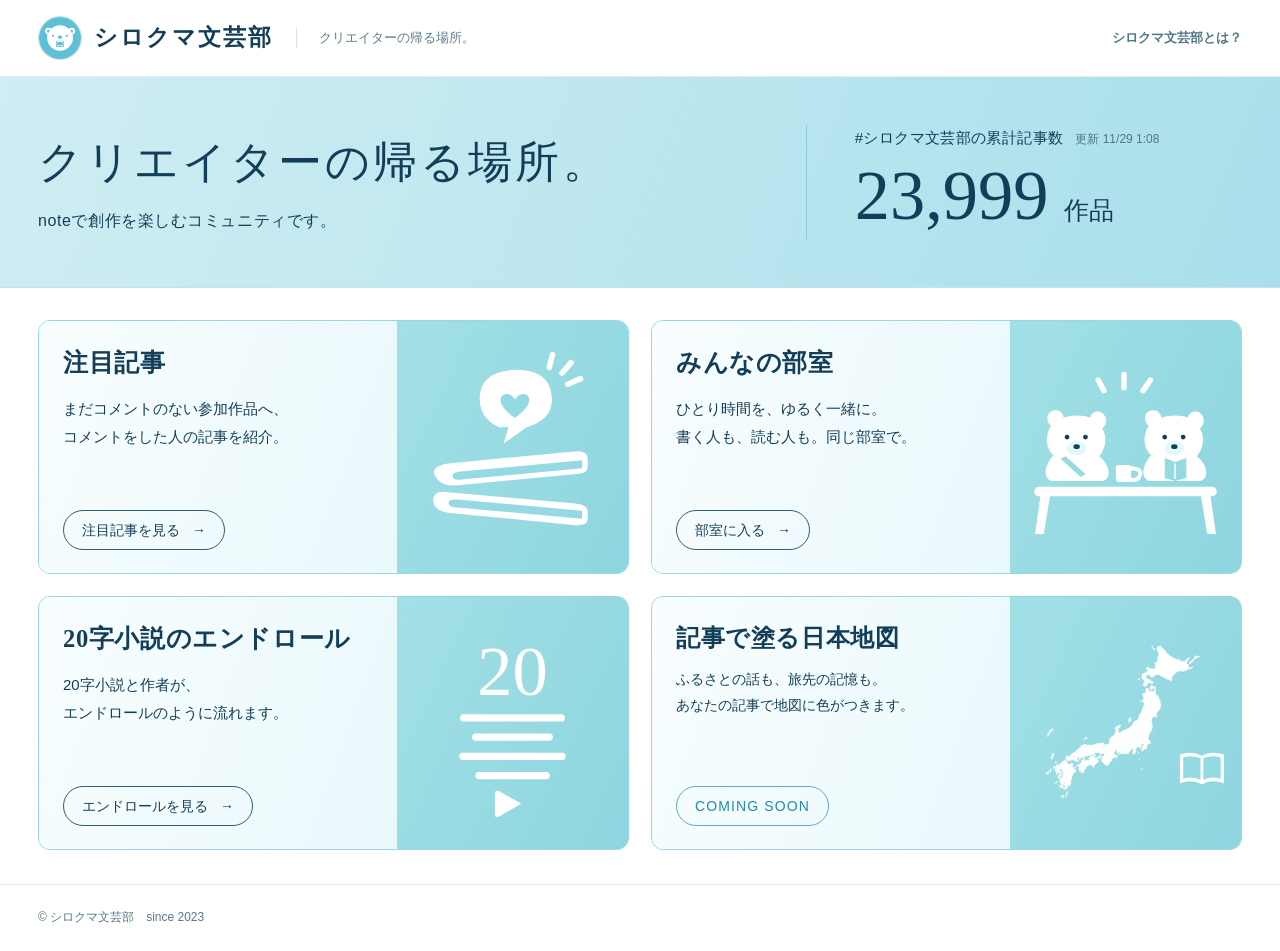
<file: index.html>
<!doctype html>
<html lang="ja">
<head>
<!-- Google Analytics 4: public pages only -->
<script async src="https://www.googletagmanager.com/gtag/js?id=G-739CYW7P77"></script>
<script>
  window.dataLayer = window.dataLayer || [];
  function gtag(){dataLayer.push(arguments);}
  gtag('js', new Date());
  gtag('config', 'G-739CYW7P77');
</script>
<meta charset="utf-8">
<meta name="viewport" content="width=device-width,initial-scale=1">
<meta name="theme-color" content="#5dc0d5"><link rel="icon" type="image/png" href="./assets/polarbear-icon.png">
<meta name="description" content="書くこと、読むこと、出会うこと。シロクマ文芸部の注目記事、みんなの部室、20字小説、記事で塗る日本地図への入口です。">
<meta property="og:type" content="website">
<meta property="og:site_name" content="シロクマ文芸部">
<meta property="og:title" content="シロクマ文芸部｜クリエイターの帰る場所。">
<meta property="og:description" content="書くこと、読むこと、出会うこと。シロクマ文芸部の注目記事、みんなの部室、20字小説、記事で塗る日本地図への入口です。">
<meta property="og:url" content="https://komakikosuke.github.io/shirokuma-bungeibu/">
<meta property="og:image" content="https://komakikosuke.github.io/shirokuma-bungeibu/assets/ogp-bear-preview-medium-20261108.jpg">
<meta property="og:image:secure_url" content="https://komakikosuke.github.io/shirokuma-bungeibu/assets/ogp-bear-preview-medium-20261108.jpg">
<meta property="og:image:type" content="image/jpeg">
<meta property="og:image:width" content="1200">
<meta property="og:image:height" content="630">
<meta property="og:image:alt" content="水色の背景に白いシロクマの顔を描いたシロクマ文芸部の画像">
<link rel="image_src" href="https://komakikosuke.github.io/shirokuma-bungeibu/assets/ogp-bear-preview-medium-20261108.jpg">
<meta name="twitter:card" content="summary">
<meta name="twitter:title" content="シロクマ文芸部｜クリエイターの帰る場所。">
<meta name="twitter:description" content="書くこと、読むこと、出会うこと。シロクマ文芸部の注目記事、みんなの部室、20字小説、記事で塗る日本地図への入口です。">
<meta name="twitter:image" content="https://komakikosuke.github.io/shirokuma-bungeibu/assets/ogp-bear-preview-medium-20261108.jpg">
<title>シロクマ文芸部｜クリエイターの帰る場所。</title>
<link rel="stylesheet" href="./home/style.css?v=6">
<script defer src="./home/app.js?v=3"></script>
<script defer src="./home/room-activity.js?v=1"></script>
<link rel="stylesheet" href="./assets/site-common.css?v=1">
</head>
<body>
<a class="skip-link" href="#contents">コンテンツ一覧へ</a>
<header class="site-header"><div class="container header-inner">
<a class="brand" href="./" aria-label="シロクマ文芸部 ホーム"><img src="./assets/polarbear-icon.png" width="44" height="44" alt=""><span>シロクマ文芸部</span></a>
<span class="tagline">クリエイターの帰る場所。</span>
<nav class="header-nav" aria-label="主なメニュー"><a href="https://note.com/komaki_kousuke/n/n097f169769c3" rel="noopener noreferrer">シロクマ文芸部とは？</a></nav>
</div></header>
<main>
<section class="hero" aria-labelledby="hero-title"><div class="container hero-inner">
<div class="hero-copy"><h1 id="hero-title">クリエイターの帰る場所。</h1><p>noteで創作を楽しむコミュニティです。</p></div>
<div class="article-total"><div class="total-meta"><p class="total-label">#シロクマ文芸部の累計記事数</p><time class="total-updated" id="asideUpdated" hidden></time></div><p class="total-number"><span id="asideCount" aria-live="polite">—</span><span class="total-unit">作品</span></p></div>
</div></section>
<section class="container contents" id="contents" aria-label="シロクマ文芸部のコンテンツ">
<div class="content-grid">
<article class="content-card"><a class="card-link" href="./featured/">
<div class="card-copy"><h2>注目記事</h2><p>まだコメントのない参加作品へ、<br>コメントをした人の記事を紹介。</p><span class="card-button">注目記事を見る <span aria-hidden="true">→</span></span></div>
<div class="card-art" aria-hidden="true"><svg viewBox="0 0 256 256"><use href="./home/icons.svg?v=2#books"></use></svg></div>
</a></article>
<article class="content-card room-card"><a class="card-link" href="https://shirokuma-writing-room.komakikosuke.chatgpt.site/" data-room-label="部室に入る">
<div class="card-copy"><h2>みんなの部室</h2><p>ひとり時間を、ゆるく一緒に。<br>書く人も、読む人も。同じ部室で。</p><div class="card-actions"><span class="card-button">部室に入る <span aria-hidden="true">→</span></span><span class="room-activity" data-room-activity hidden aria-live="polite" aria-atomic="true"></span></div></div>
<div class="card-art" aria-hidden="true"><svg viewBox="0 0 256 256"><use href="./home/icons.svg?v=2#room"></use></svg></div>
</a></article>
<article class="content-card"><a class="card-link" id="endrollEntry" aria-disabled="true" tabindex="-1">
<div class="card-copy"><h2><span>20字小説の</span><wbr><span>エンドロール</span></h2><p>20字小説と作者が、<br>エンドロールのように流れます。</p><span class="card-button"><span id="endrollEntryLabel">準備中</span><span aria-hidden="true">→</span></span><p class="content-status" id="endrollEntryStatus" hidden aria-live="polite"></p></div>
<div class="card-art" aria-hidden="true"><svg viewBox="0 0 256 256"><use href="./home/icons.svg?v=2#credits"></use></svg></div>
</a></article>
<article class="content-card coming-soon" aria-labelledby="mapTitle"><div class="card-link">
<div class="card-copy"><h2 id="mapTitle"><span>記事で塗る</span><wbr><span>日本地図</span></h2><p>ふるさとの話も、旅先の記憶も。<br>あなたの記事で地図に色がつきます。</p><span class="card-button coming-label">COMING SOON</span></div>
<div class="card-art map-art" aria-hidden="true"><svg viewBox="0 0 900 690"><use href="./home/map-icon.svg#japan"></use></svg></div>
</div></article>
</div>
</section>
</main>
<footer class="footer"><div class="container footer-inner"><span>© シロクマ文芸部　since 2023</span></div></footer>
</body>
</html>
</file>
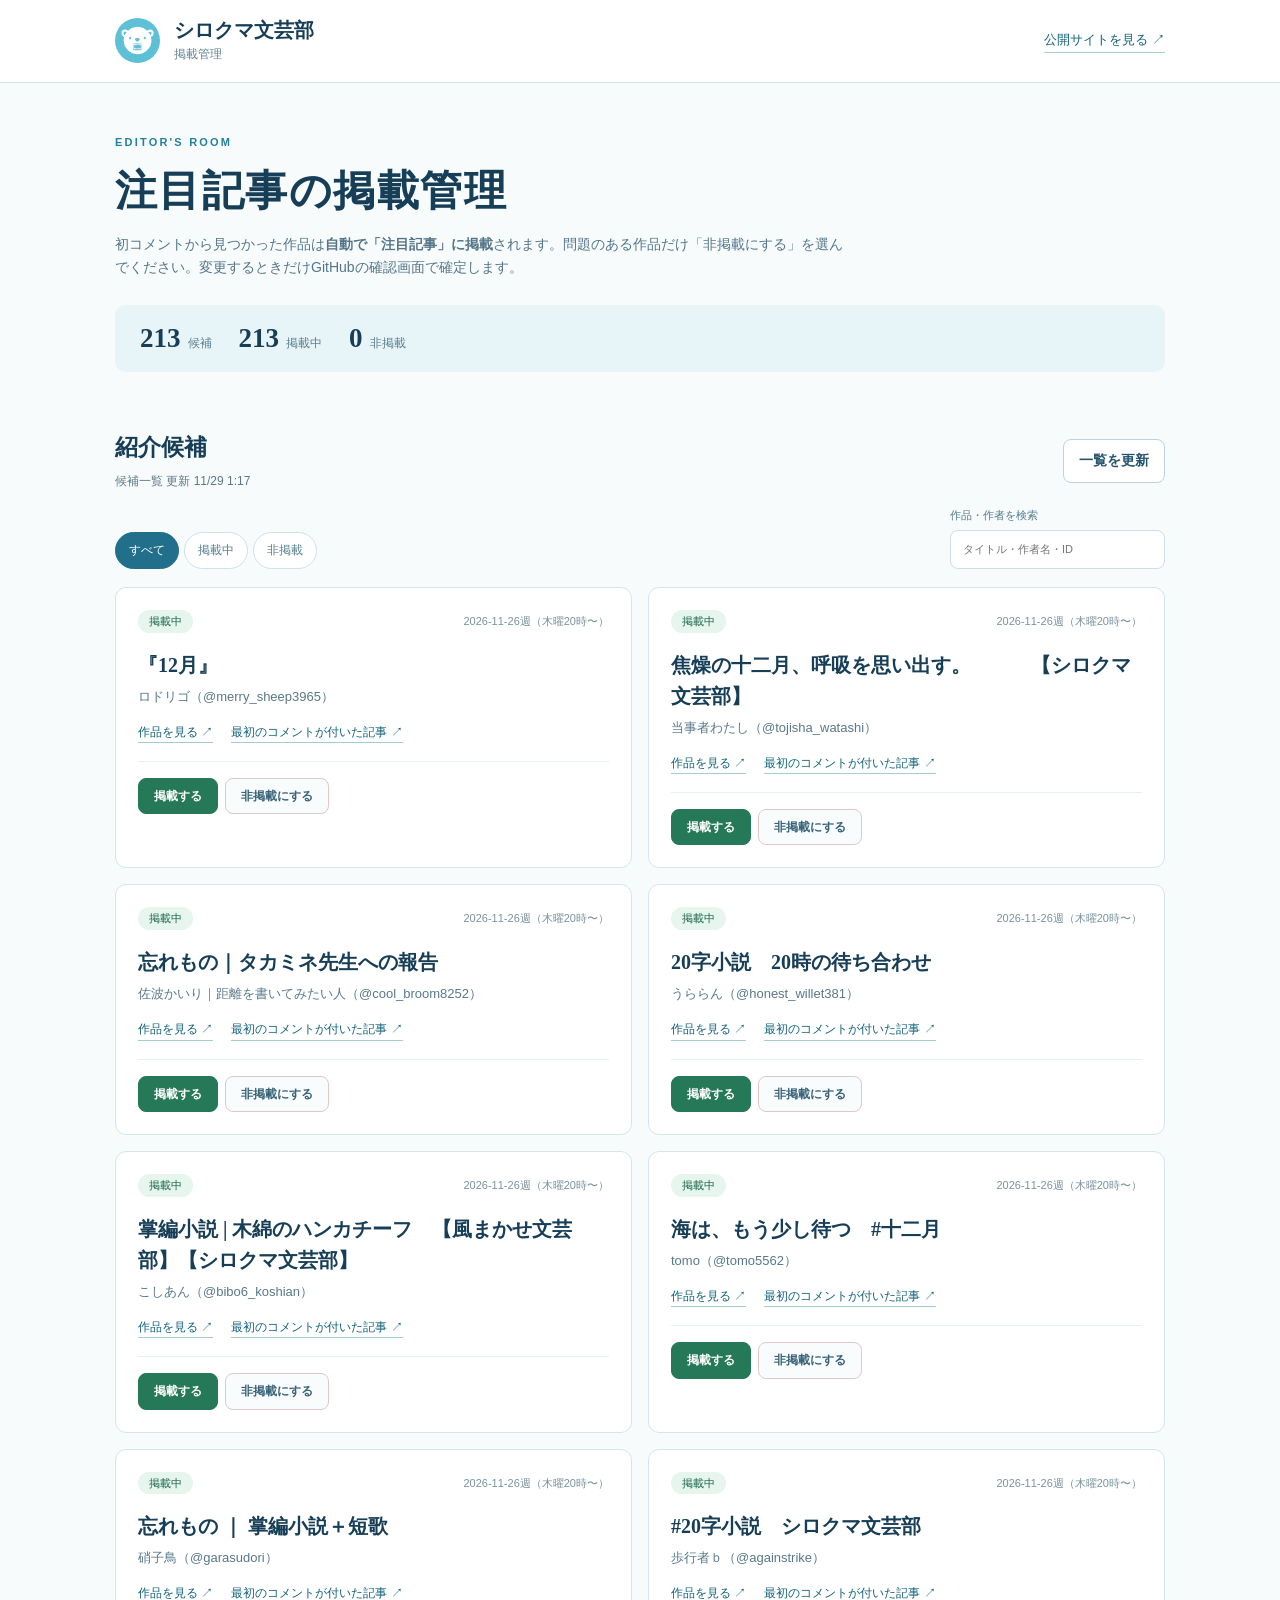
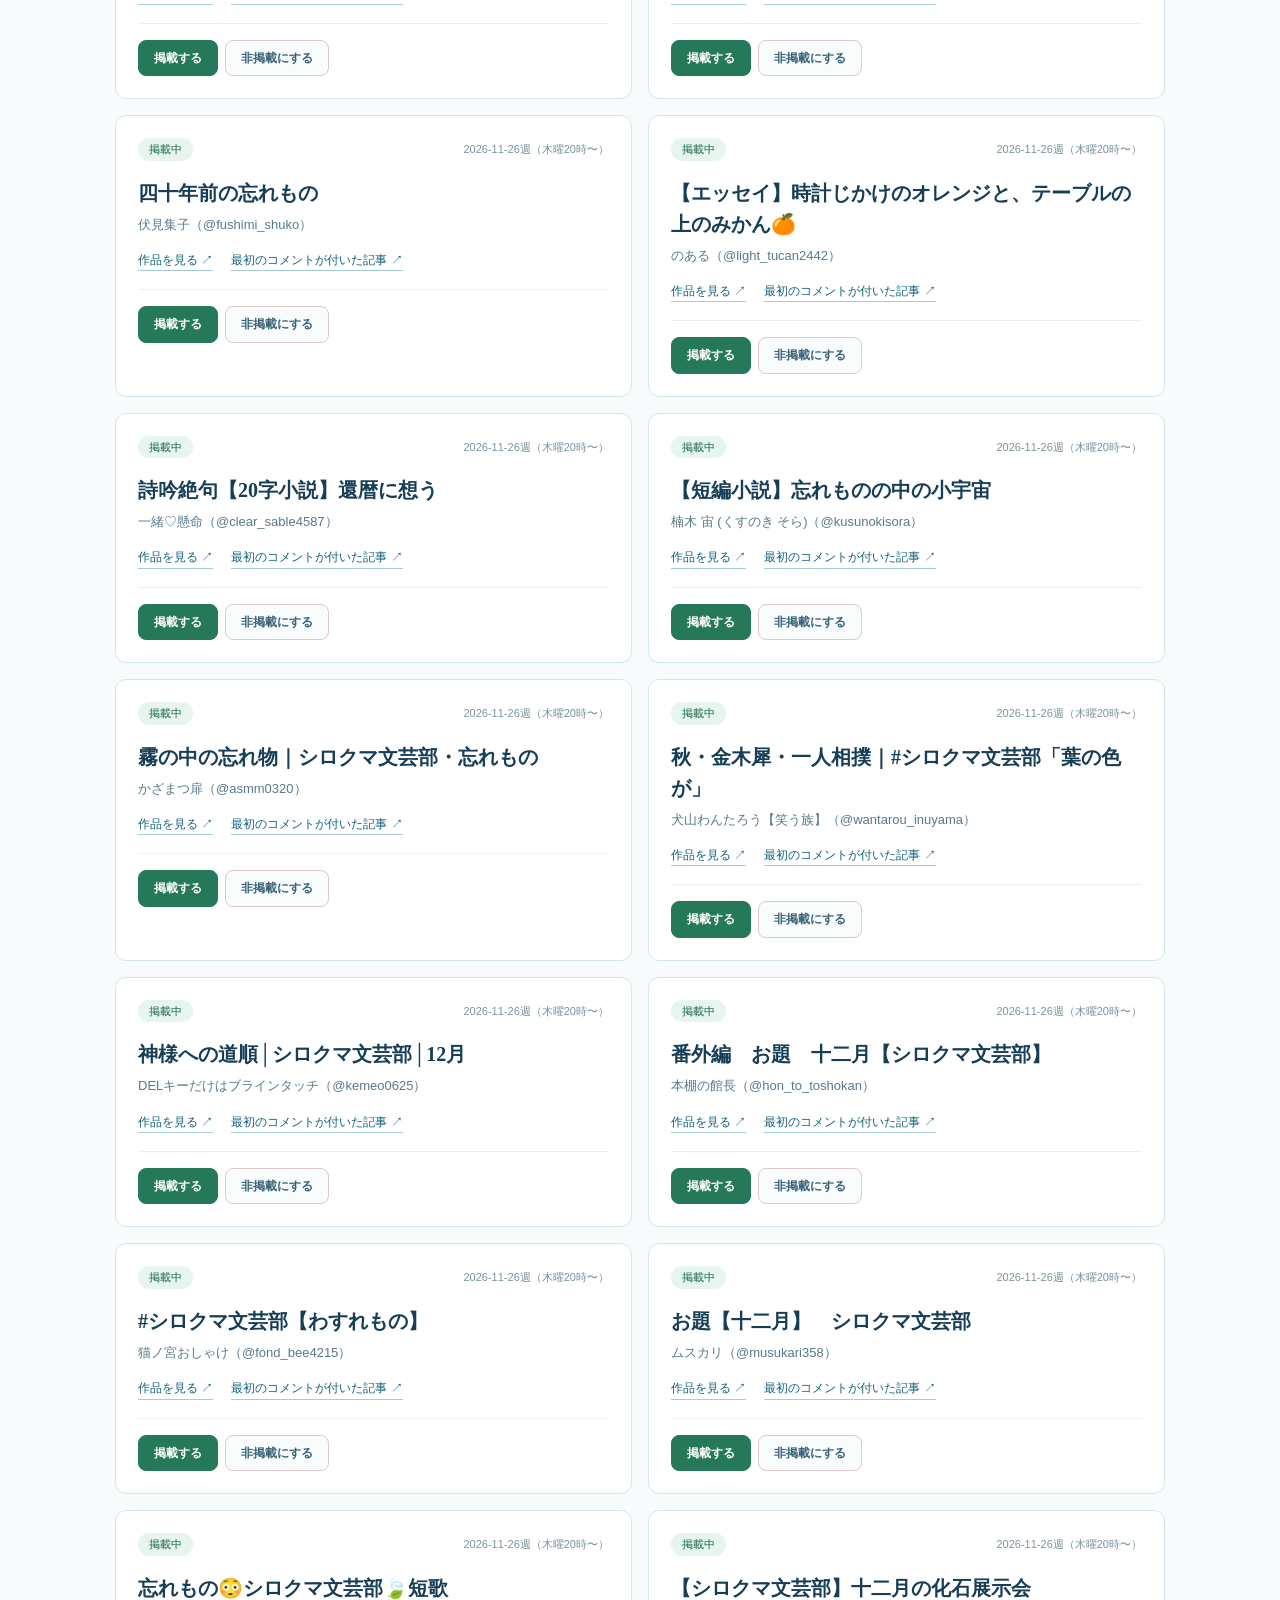
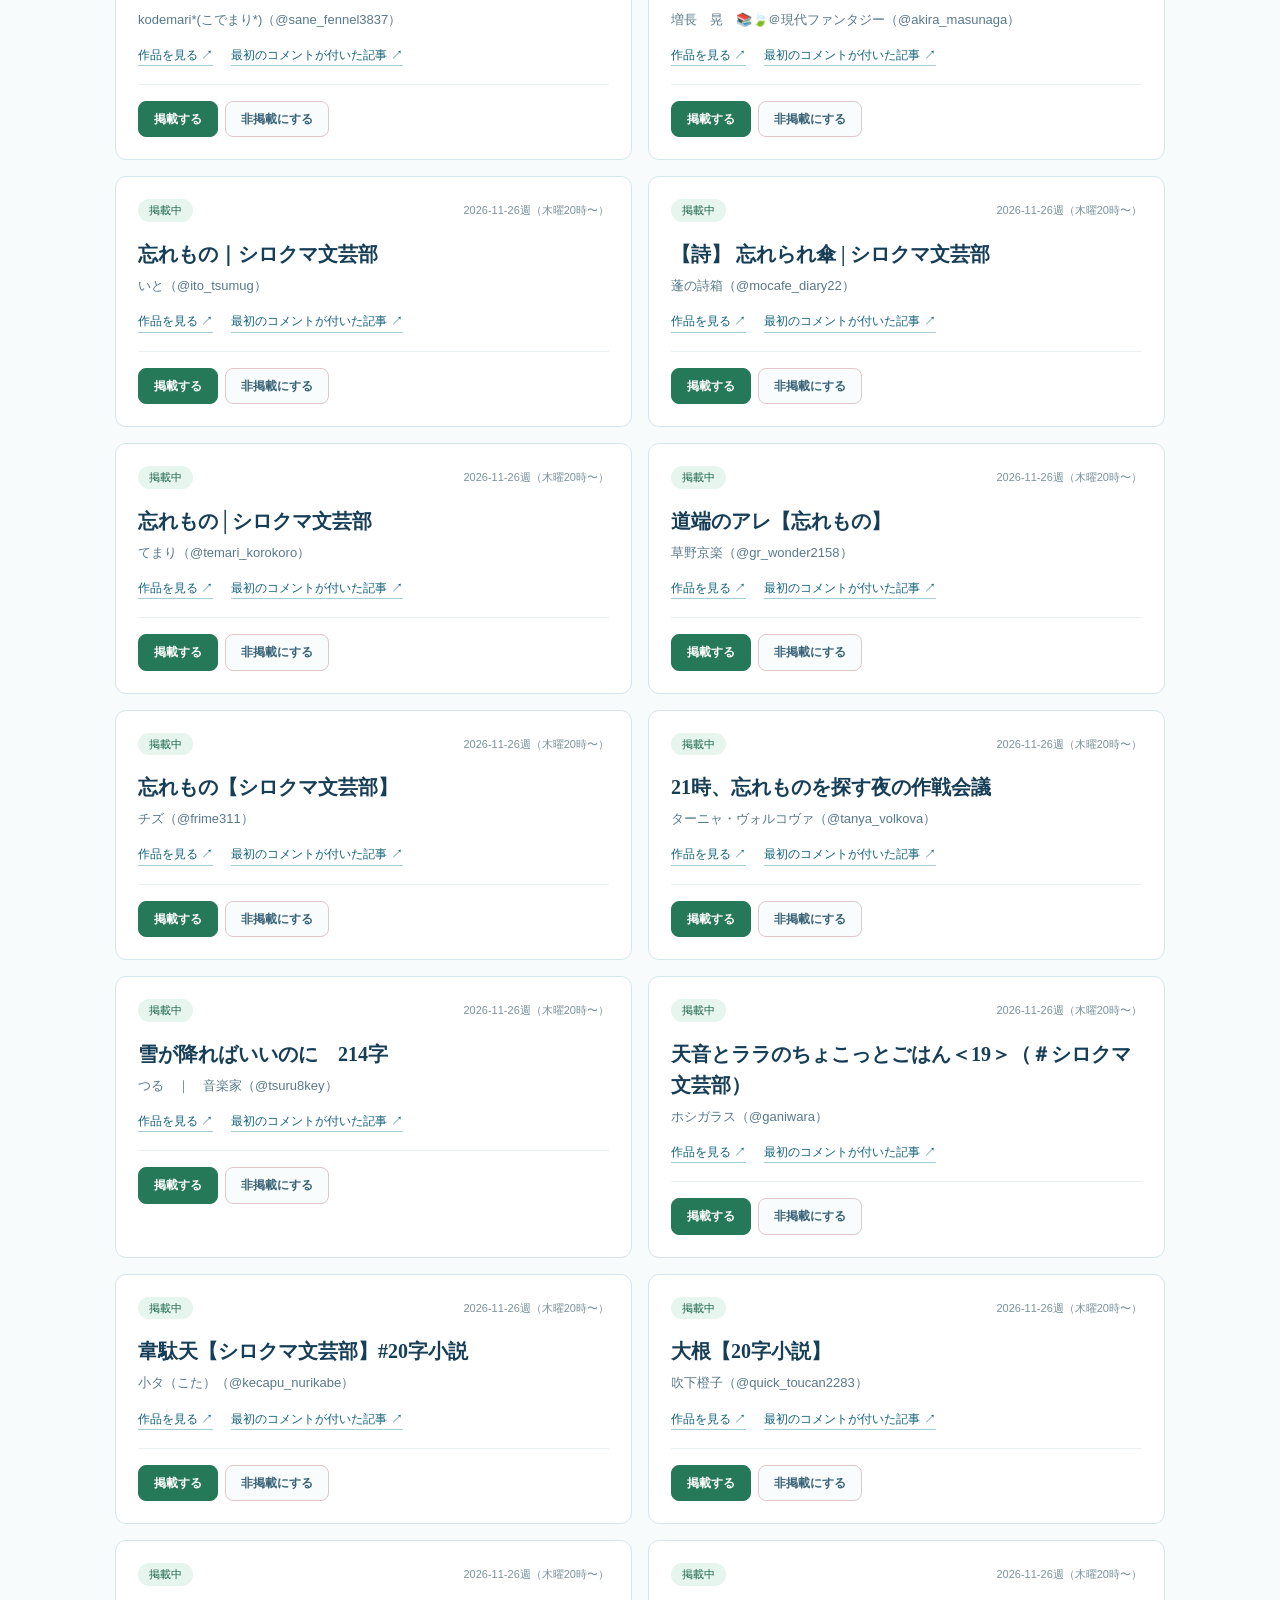
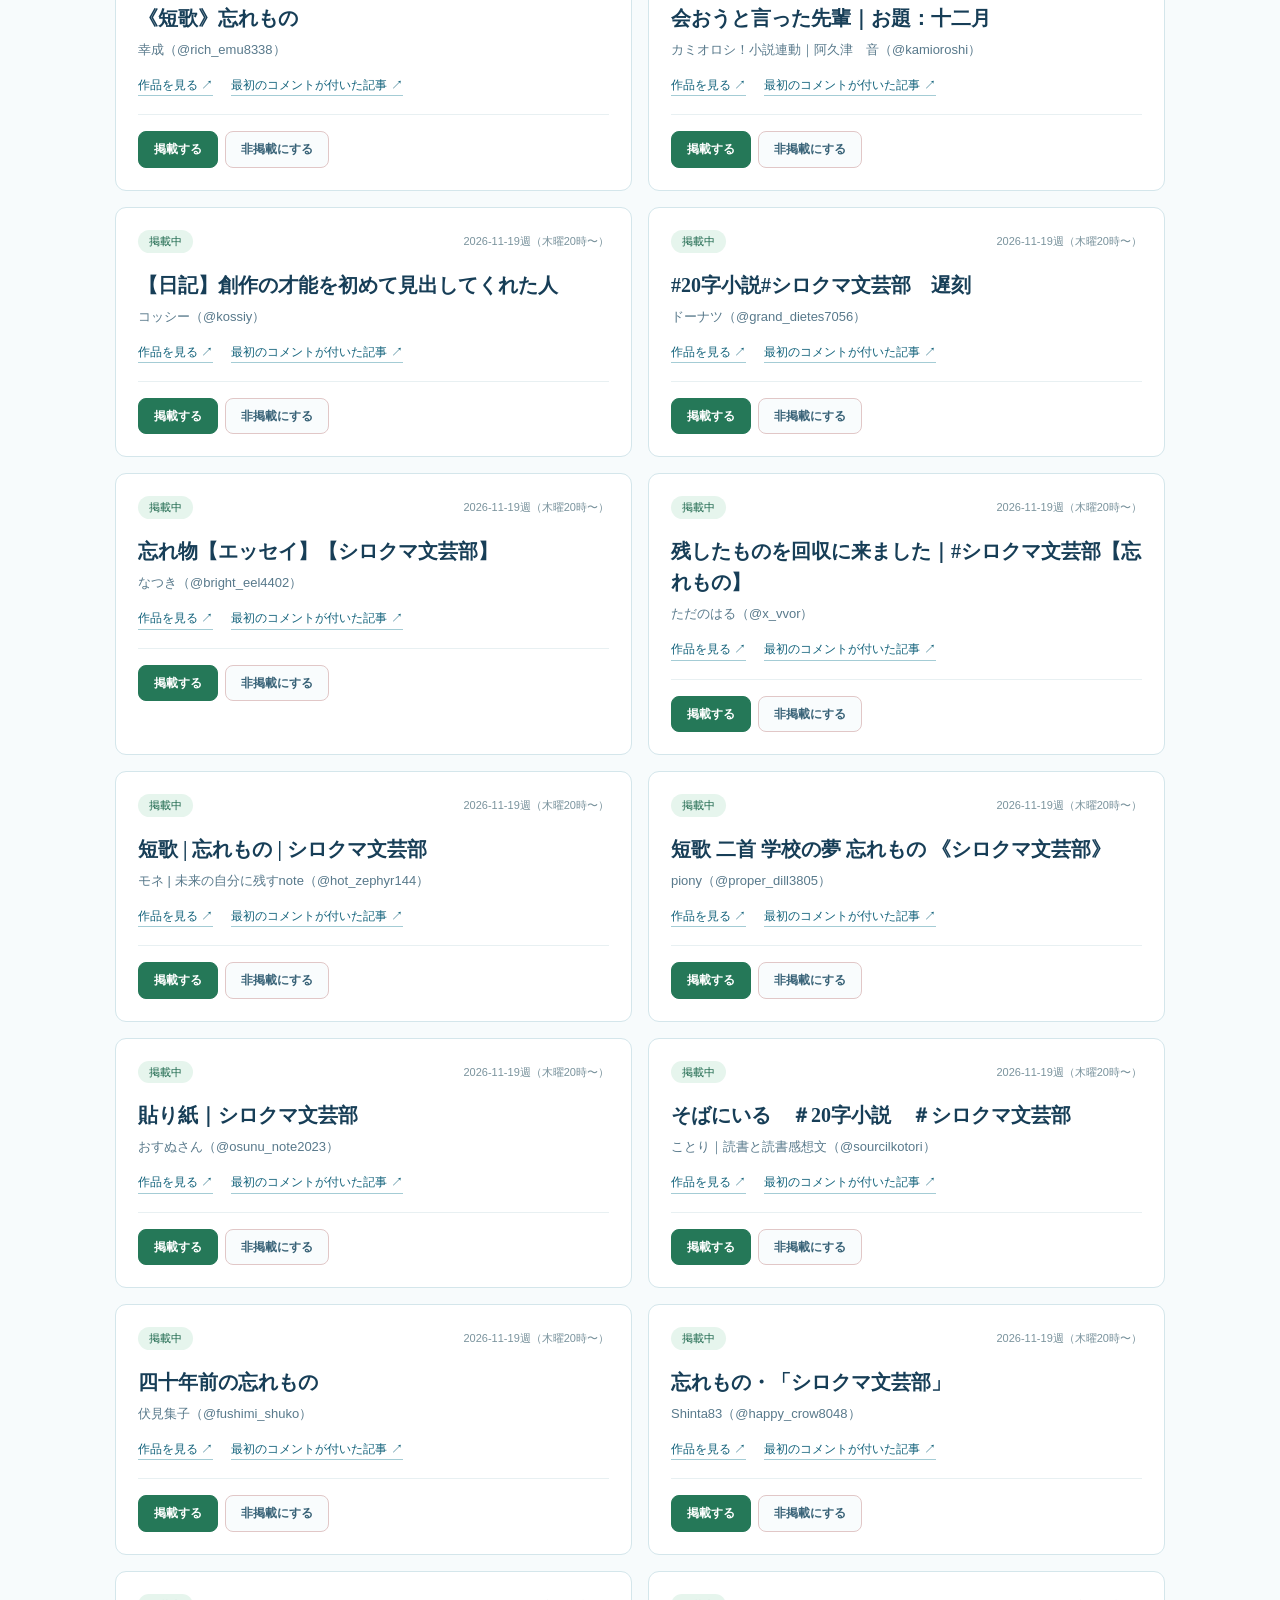
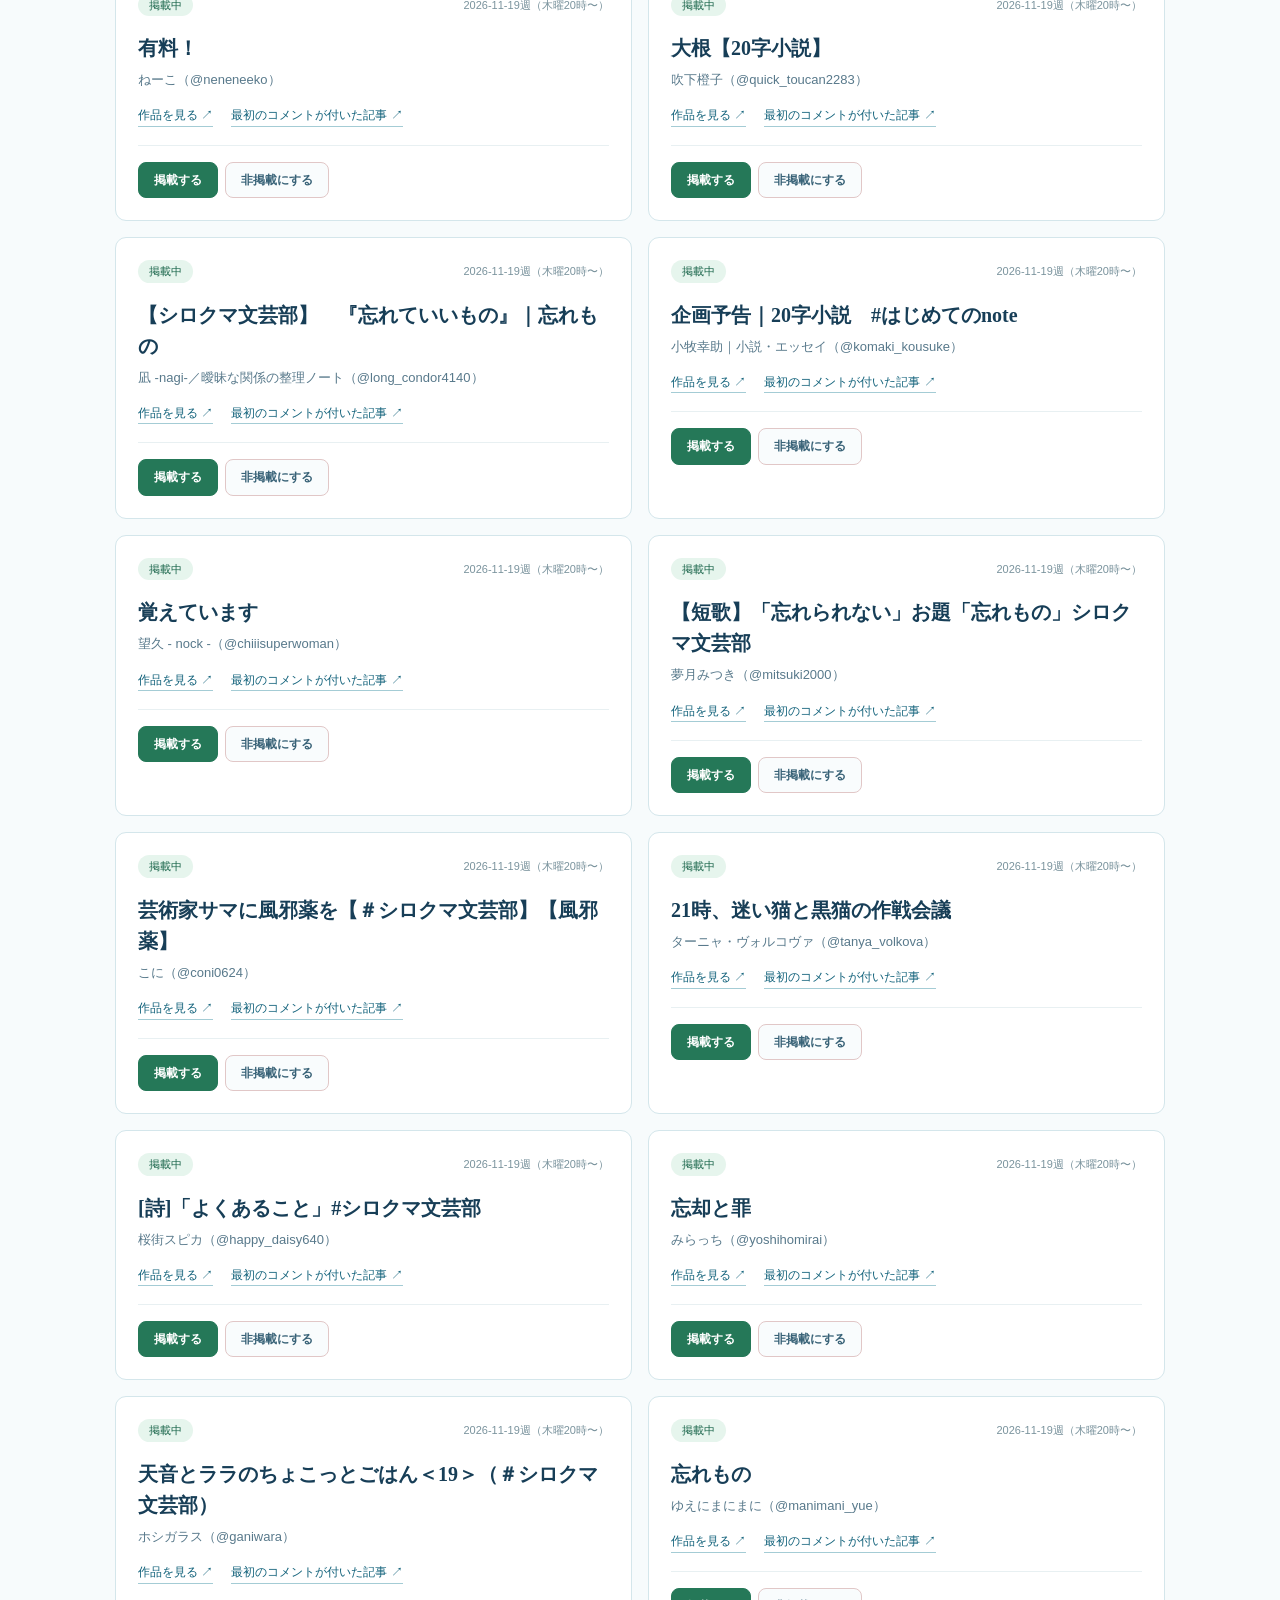
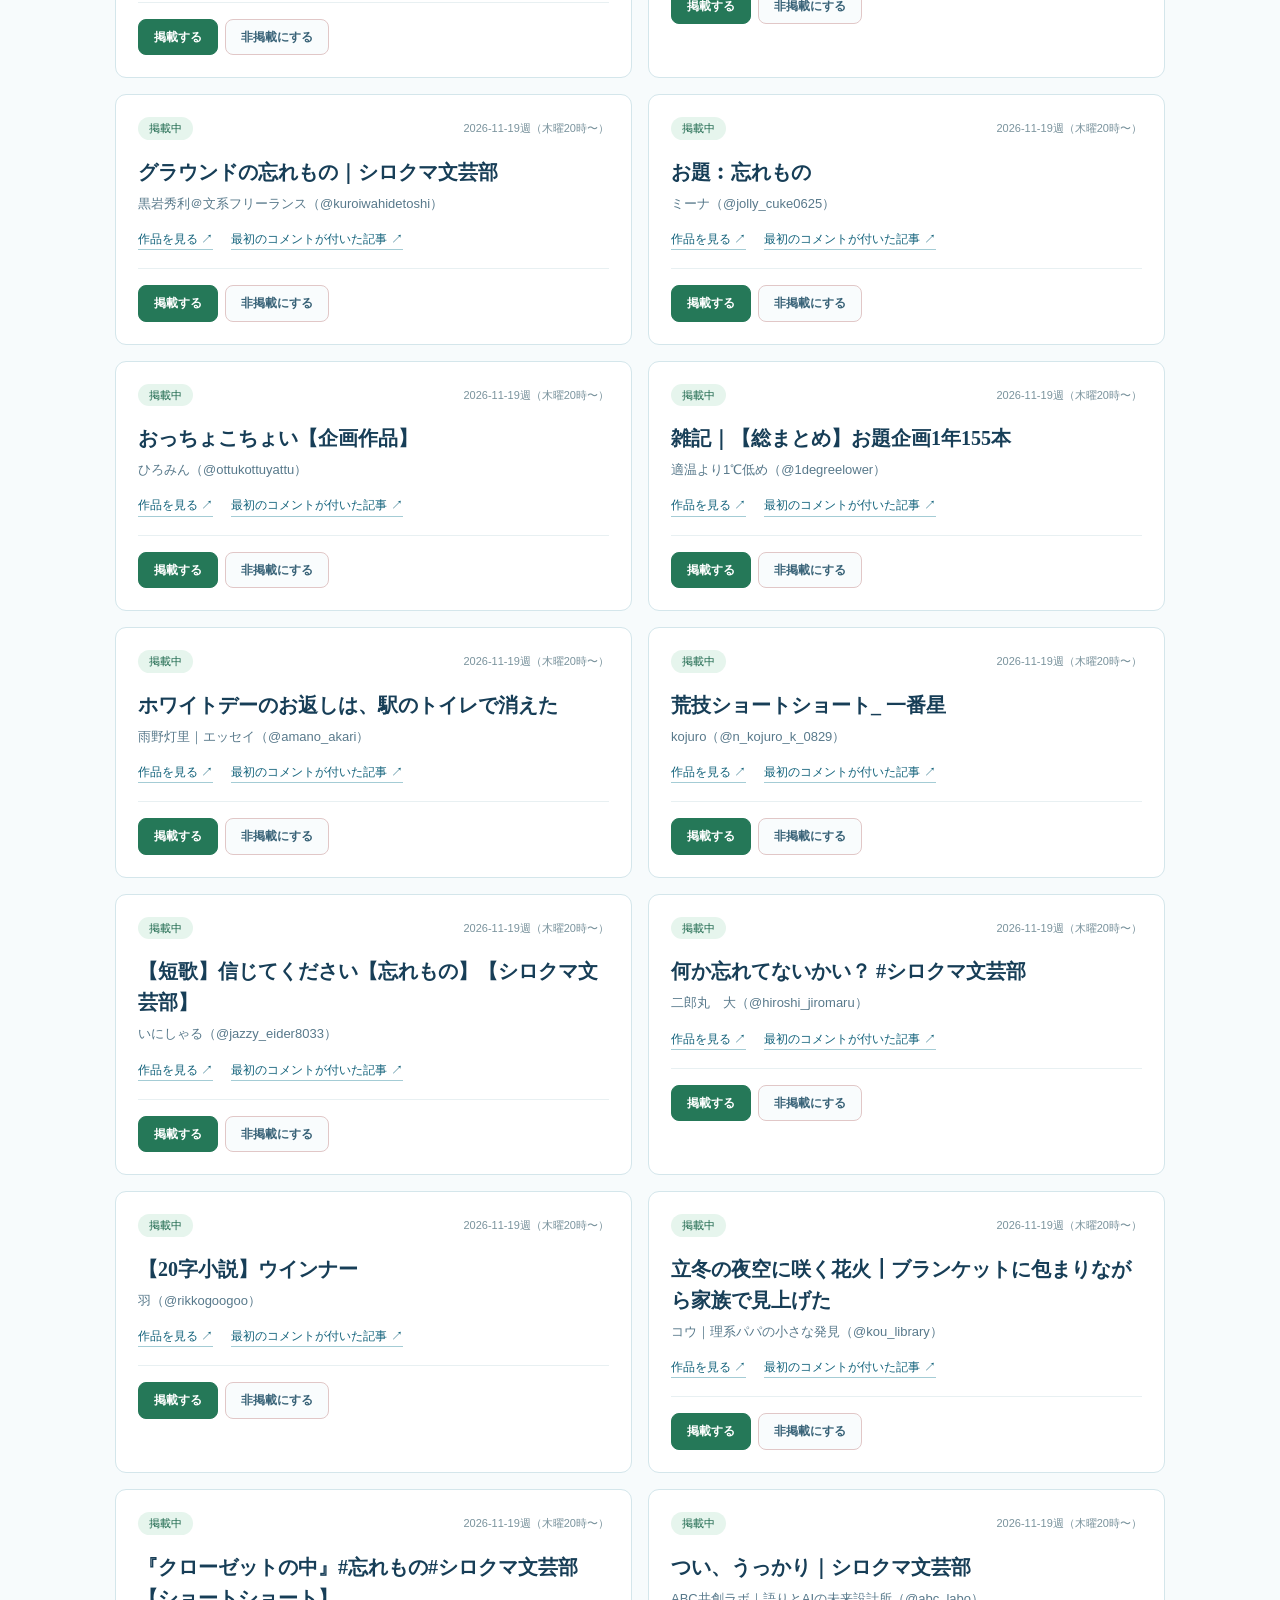
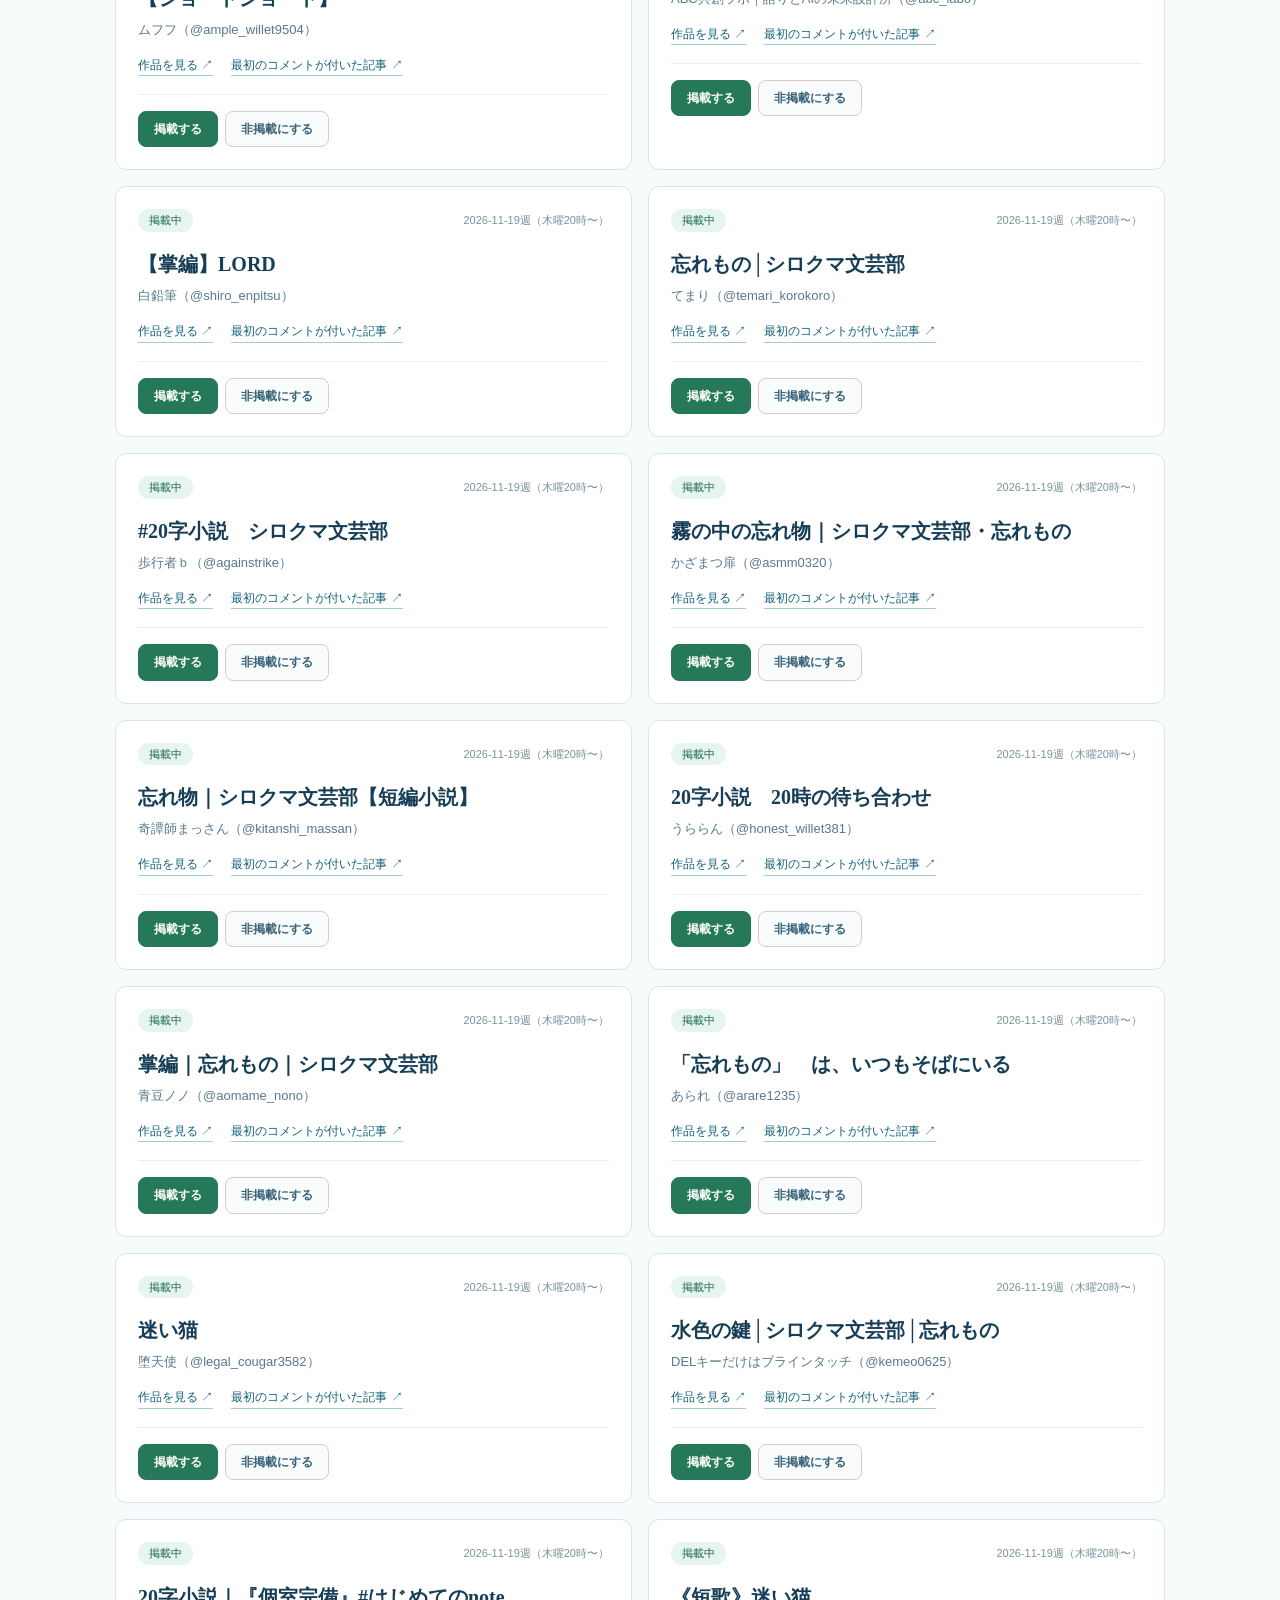
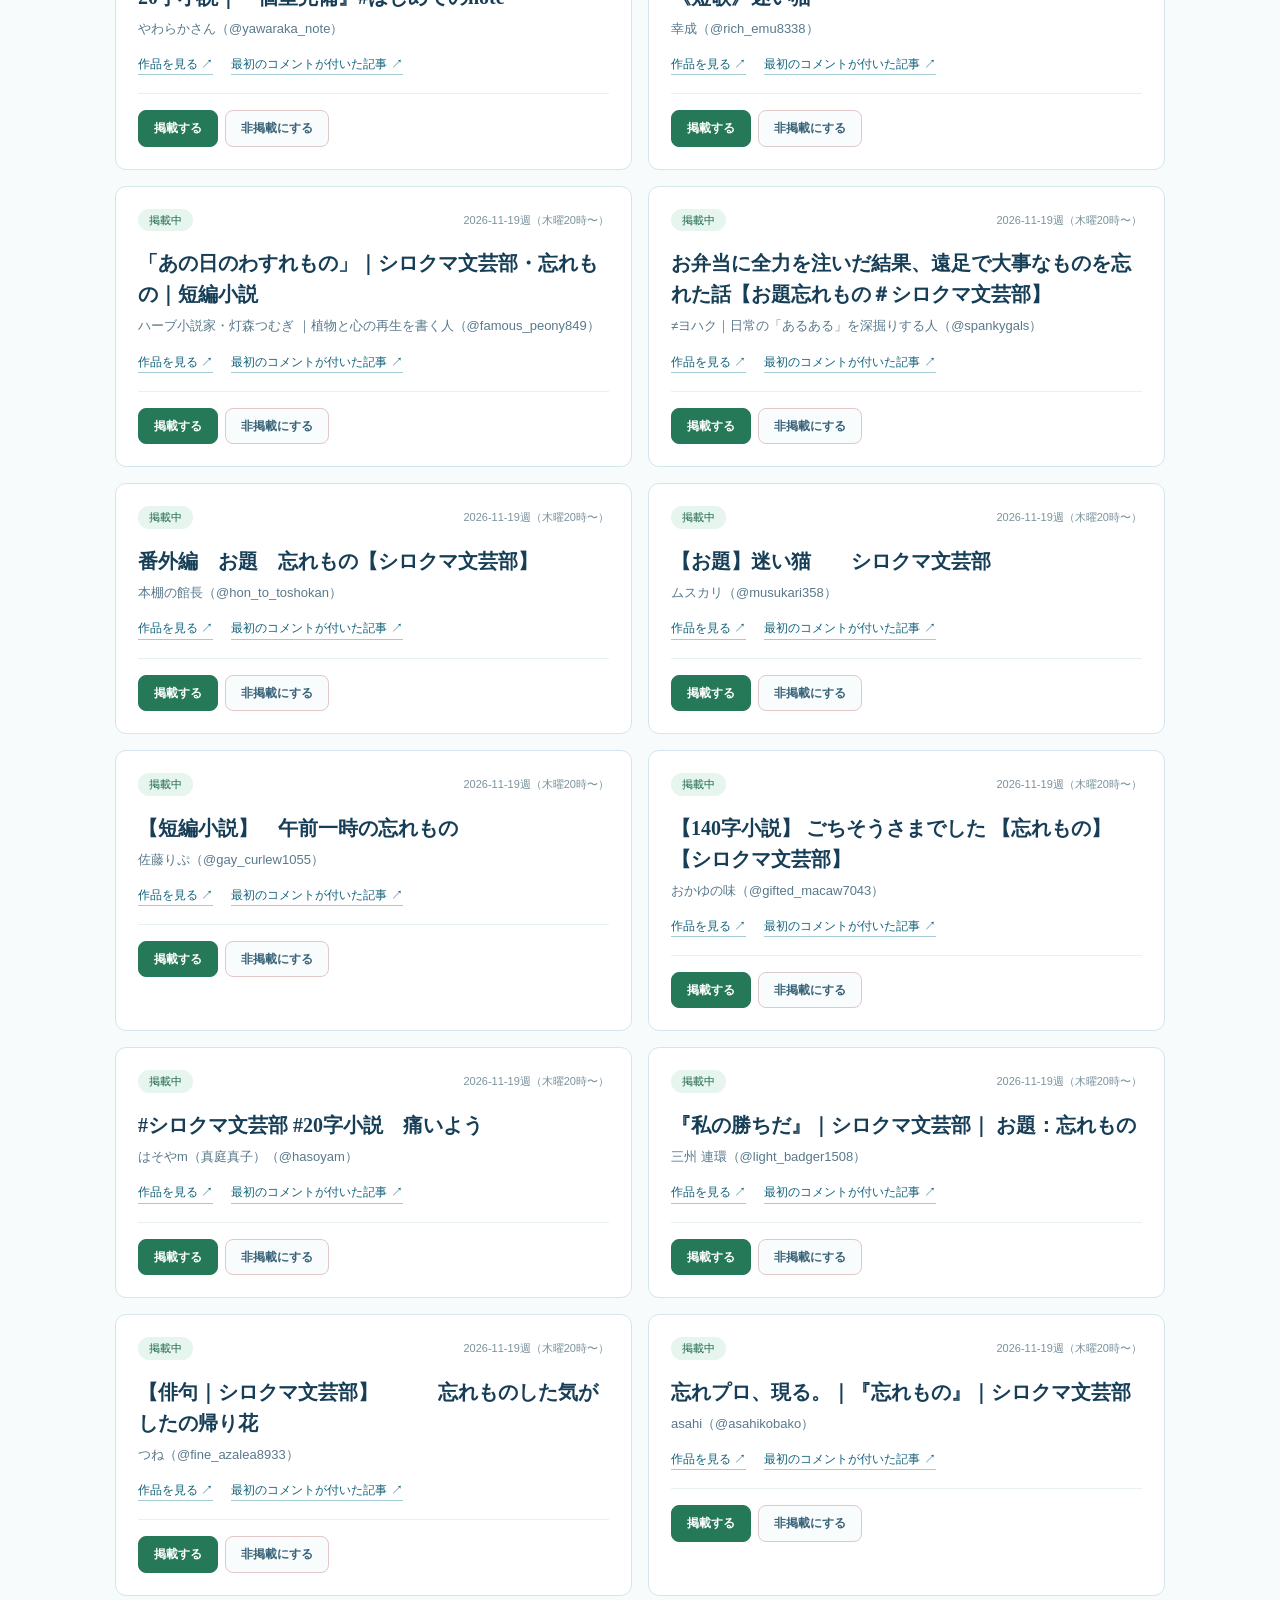
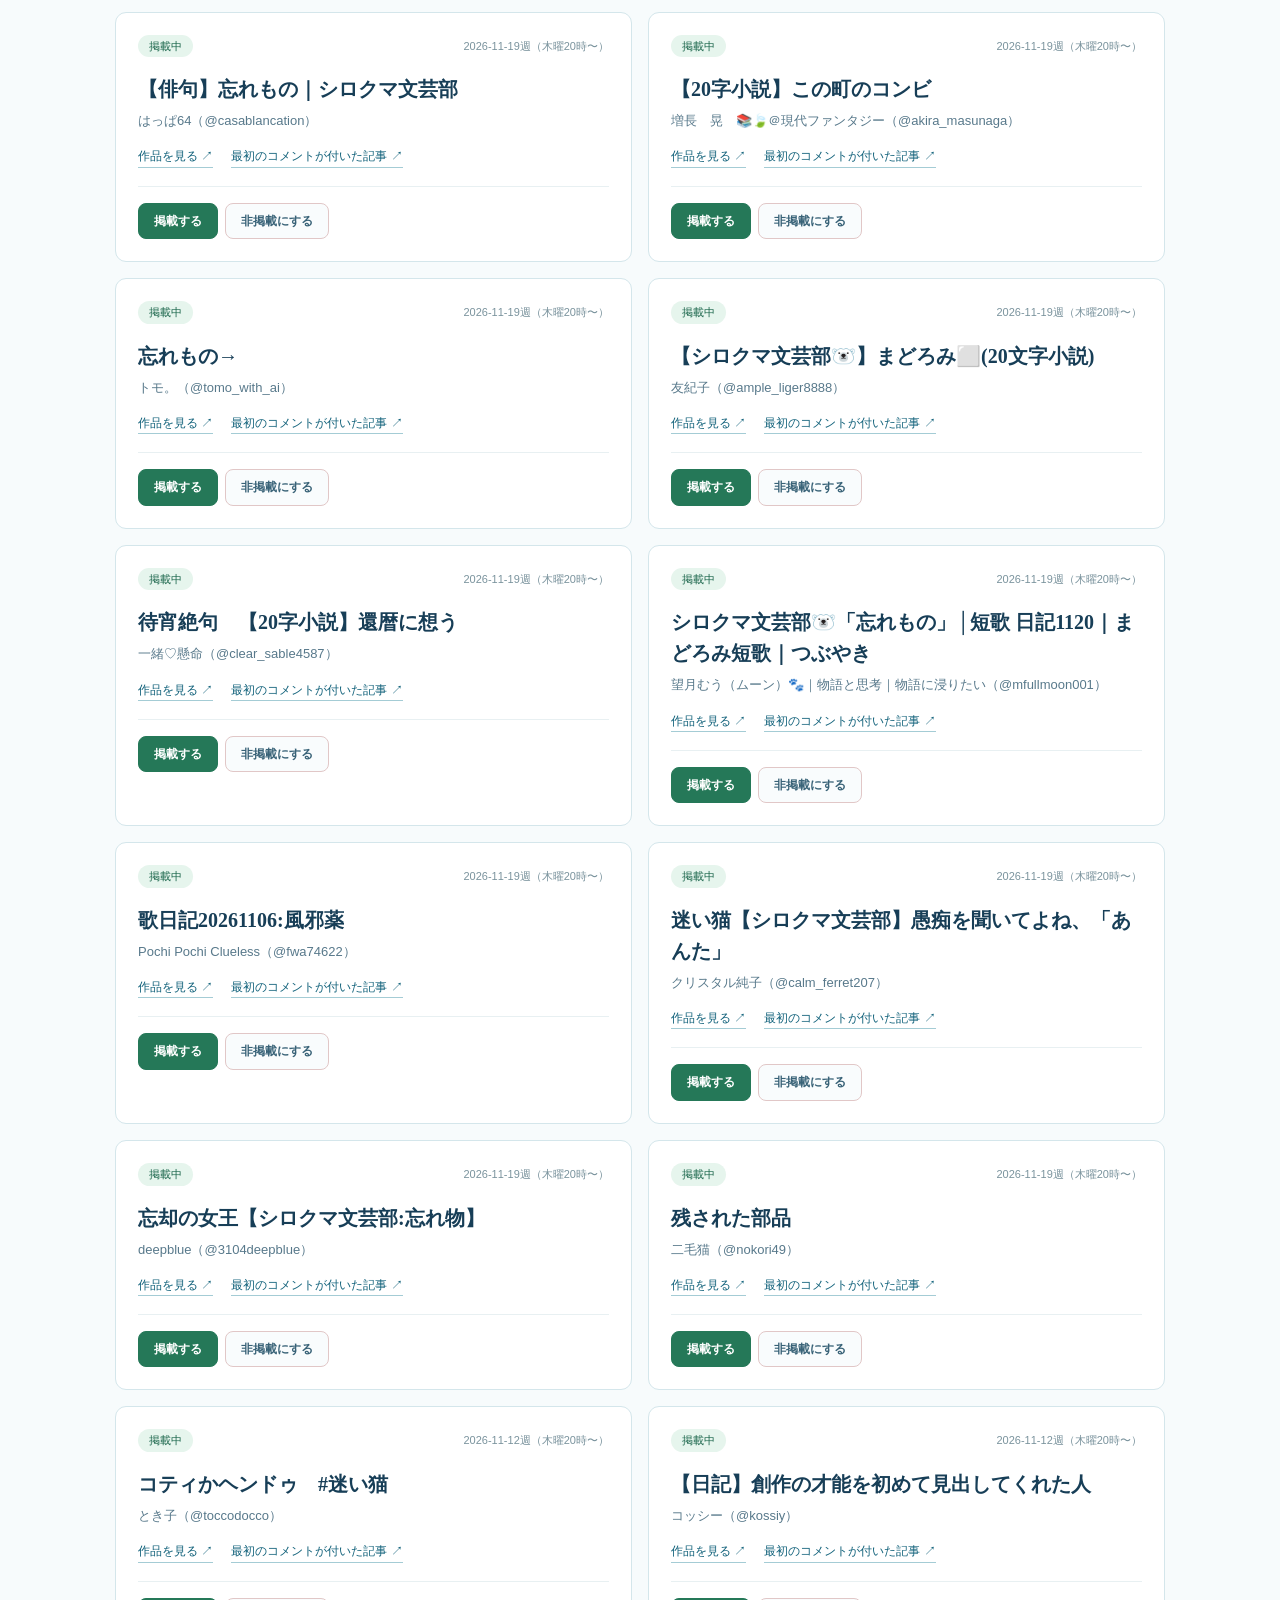
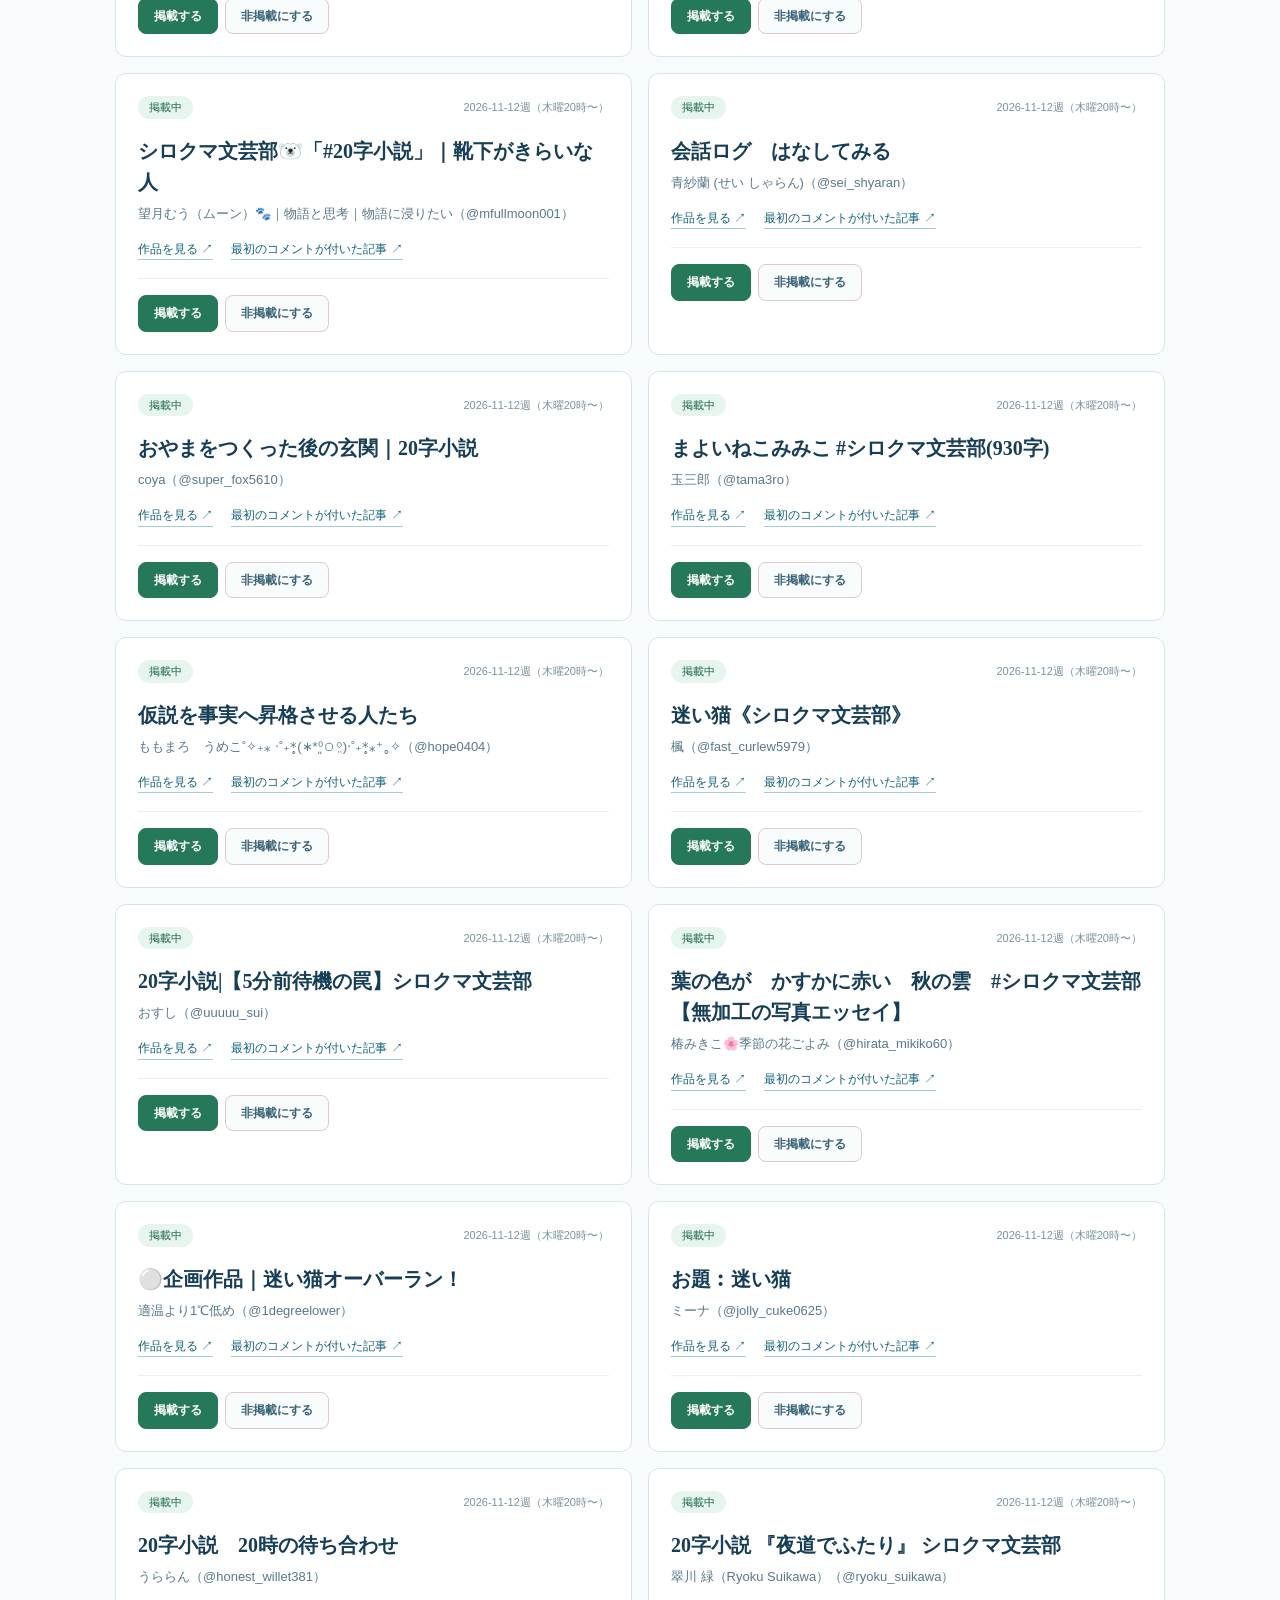
<file: admin/index.html>
<!doctype html>
<html lang="ja">
<head>
<meta charset="utf-8">
<meta name="viewport" content="width=device-width,initial-scale=1">
<meta name="color-scheme" content="light">
<meta name="robots" content="noindex,nofollow,noarchive">
<meta http-equiv="Content-Security-Policy" content="default-src 'none'; base-uri 'none'; form-action 'none'; script-src 'self'; style-src 'self'; img-src 'self'; connect-src 'self' https://api.github.com; upgrade-insecure-requests">
<title>掲載管理｜シロクマ文芸部</title>
<link rel="icon" type="image/png" href="../assets/polarbear-icon.png">
<link rel="stylesheet" href="./style.css?v=aaac04e570b0">
<script defer src="../assets/featured-week.js?v=1"></script>
<script defer src="./app.js?v=weekly1"></script>
</head>
<body>
<header class="header"><div class="wrap head">
  <div class="logo"><img src="../assets/polarbear-icon.png" alt="" width="45" height="45"><div><strong>シロクマ文芸部</strong><span>掲載管理</span></div></div>
  <a href="../" target="_blank" rel="noopener noreferrer" class="site">公開サイトを見る ↗</a>
</div></header>
<main class="wrap">
  <div class="hero"><div class="eyebrow">EDITOR'S ROOM</div><h1>注目記事の掲載管理</h1>
    <p>初コメントから見つかった作品は<strong>自動で「注目記事」に掲載</strong>されます。問題のある作品だけ「非掲載にする」を選んでください。変更するときだけGitHubの確認画面で確定します。</p>
    <div class="summary" aria-live="polite"><div><b id="count-total">—</b><span>候補</span></div><div><b id="count-approved">—</b><span>掲載中</span></div><div><b id="count-excluded">—</b><span>非掲載</span></div></div>
    <p id="message" role="status" aria-live="polite"></p>
  </div>
  <section class="records" aria-labelledby="records-title">
    <div class="tools"><div><h2 id="records-title">紹介候補</h2><p id="updated" class="muted">データを取得しています…</p></div>
      <button id="refresh" type="button" class="quiet">一覧を更新</button></div>
    <div class="filter-row" aria-label="候補一覧の絞り込み">
      <div class="tabs" role="group" aria-label="状態"><button class="selected" data-filter="all" type="button">すべて</button><button data-filter="approved" type="button">掲載中</button><button data-filter="excluded" type="button">非掲載</button></div>
      <label class="search-label">作品・作者を検索<input id="search" type="search" placeholder="タイトル・作者名・ID"></label>
    </div>
    <div id="items" class="cards" aria-live="polite"><div class="empty">候補を読み込んでいます…</div></div>
  </section>
  <section class="auth" aria-labelledby="auth-title">
    <div class="auth-top"><div><h2 id="auth-title">GitHubと接続（任意）</h2><p><strong>普段は接続不要です。</strong> 問題のある作品の「非掲載にする」を押し、GitHubの確認画面で「Submit new issue」を押すと反映されます。トークン接続は、GitHubの確認画面を経由せずに変更したい場合だけ利用します。</p></div><span id="auth-status" class="auth-status">未接続</span></div>
    <div class="auth-controls">
      <label for="token">GitHubアクセストークン</label>
      <div class="auth-row"><input id="token" type="password" spellcheck="false" autocomplete="off" placeholder="github_pat_... / ghp_..."><button id="connect" type="button" class="primary">接続する</button><button id="disconnect" type="button" class="quiet" hidden>切断</button></div>
      <label class="remember"><input type="checkbox" id="remember"> このタブを閉じるまで接続情報を保持</label>
    </div>
    <details><summary>必要なトークンの権限と作り方</summary><p>GitHubの「Fine-grained personal access token」で、対象リポジトリ <code>komakikosuke/shirokuma-bungeibu</code> だけを選び、<strong>Contents: Read and write</strong> を付けます。アカウント全体の権限は不要です。</p><p><a href="https://github.com/settings/personal-access-tokens/new" target="_blank" rel="noopener noreferrer">GitHubでトークンを作成 ↗</a></p></details>
    
  </section>
  <footer><p>このページへの入口は公開サイトには設置していません。<strong>ただしURL自体は公開</strong>されています。掲載状態を変更できるのは、GitHubのリポジトリ所有者だけです。</p></footer>
</main>
</body>
</html>
</file>
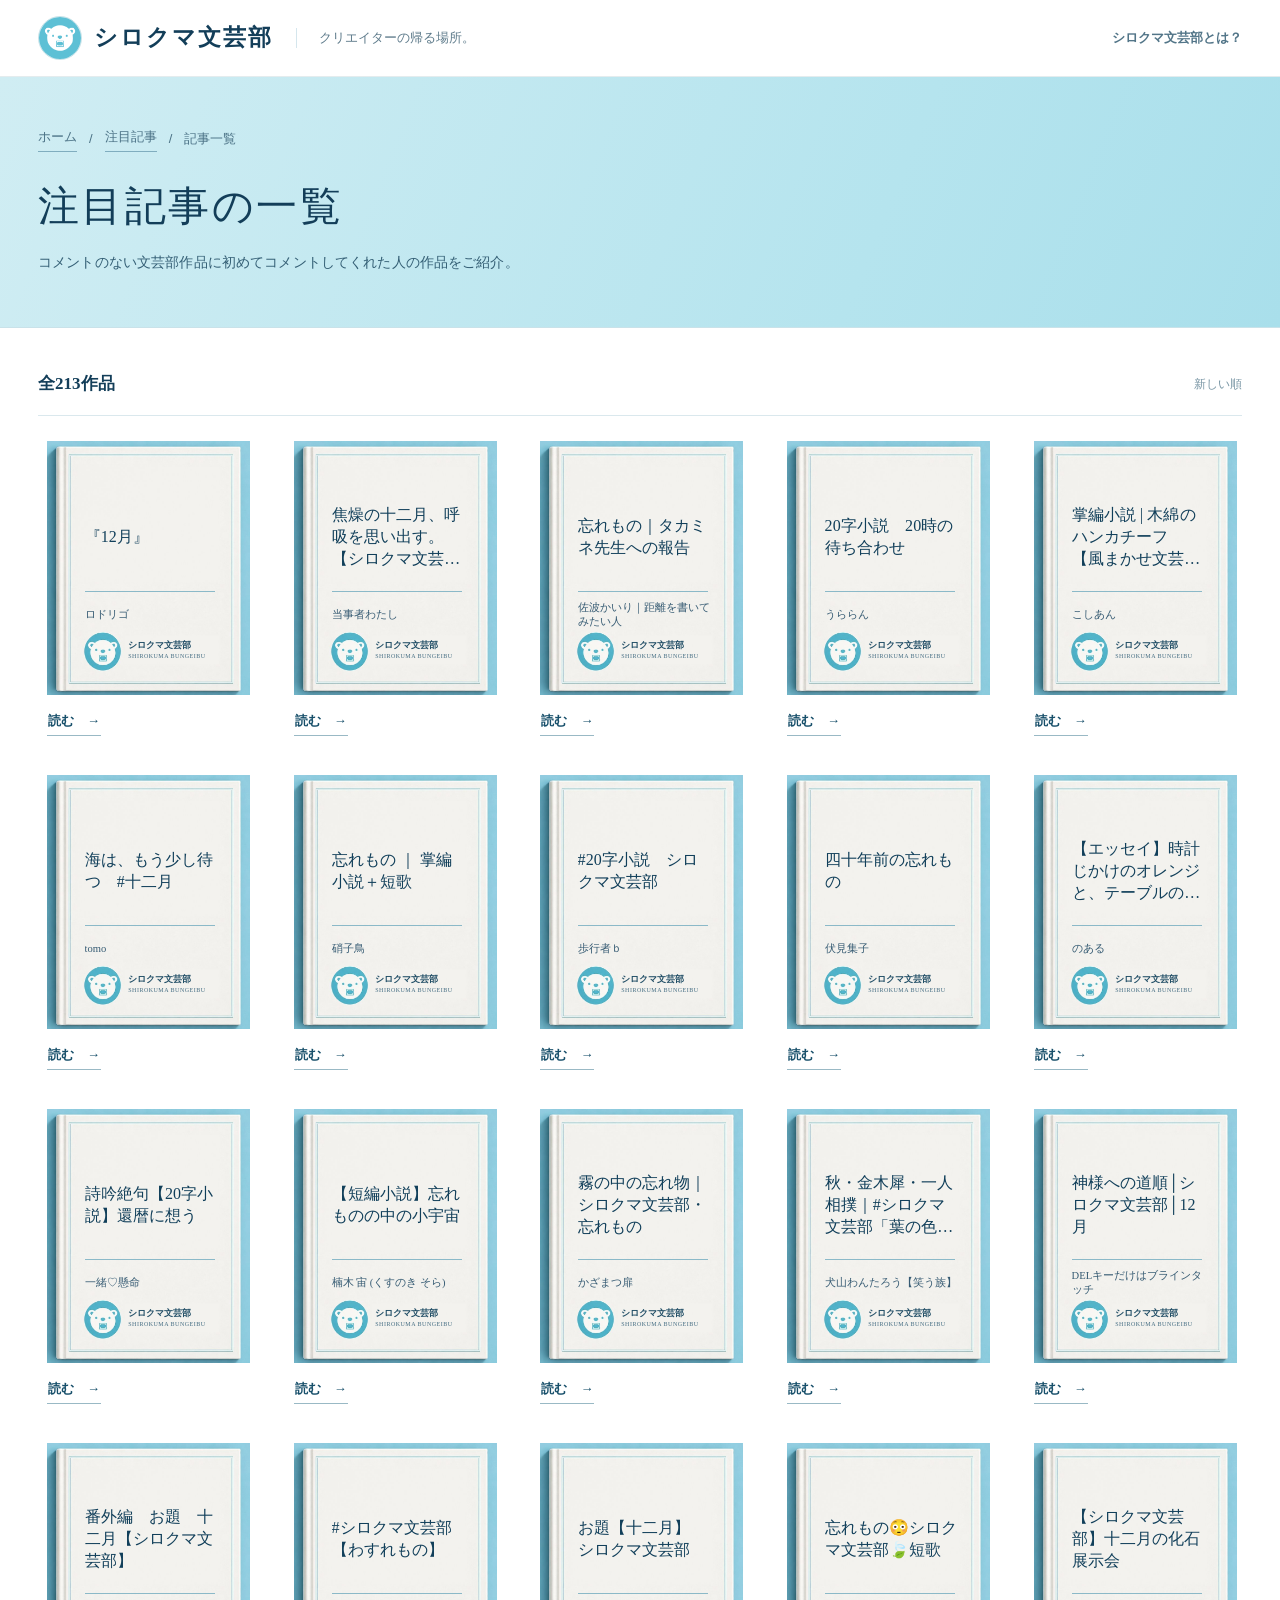
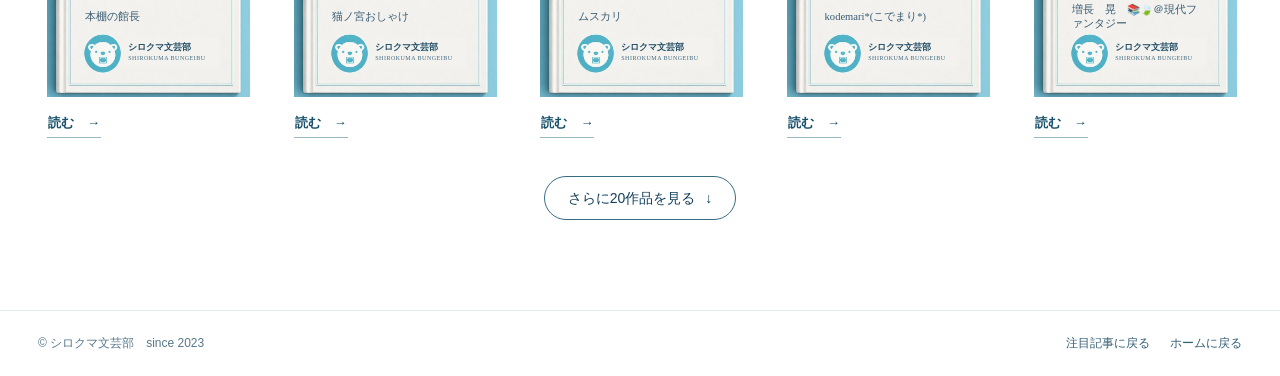
<file: articles/index.html>
<!doctype html>
<html lang="ja">
<head>
<!-- Google Analytics 4: public pages only -->
<script async src="https://www.googletagmanager.com/gtag/js?id=G-739CYW7P77"></script>
<script>
  window.dataLayer = window.dataLayer || [];
  function gtag(){dataLayer.push(arguments);}
  gtag('js', new Date());
  gtag('config', 'G-739CYW7P77');
</script>
<meta charset="utf-8">
<meta name="viewport" content="width=device-width,initial-scale=1">
<meta name="theme-color" content="#5dc0d5">
<meta name="description" content="シロクマ文芸部の注目記事一覧。参加作品に初めてコメントを届けてくれたクリエイターの作品を紹介します。">
<link rel="icon" type="image/png" href="../assets/polarbear-icon.png">
<link rel="stylesheet" href="./style.css?v=3">
<script defer src="../assets/fit-cover-text.js?v=1"></script>
<script defer src="../assets/featured-week.js?v=1"></script>
<script defer src="./app.js?v=5"></script>
<title>注目記事の一覧｜シロクマ文芸部</title>
<link rel="stylesheet" href="../assets/site-common.css?v=1">
</head>
<body>
<header class="site-header">
 <div class="container header-inner">
  <a class="brand" href="../" aria-label="シロクマ文芸部 ホーム"><img class="brand-icon" src="../assets/polarbear-icon.png" alt="" width="45" height="45"><span>シロクマ文芸部</span></a>
  <span class="tagline">クリエイターの帰る場所。</span><nav class="header-nav" aria-label="主なメニュー"><a href="https://note.com/komaki_kousuke/n/n097f169769c3" rel="noopener noreferrer">シロクマ文芸部とは？</a></nav>
 </div>
</header>
<main>
 <section class="page-hero" aria-labelledby="archive-title">
  <div class="container">
   <nav class="breadcrumb" aria-label="パンくずリスト"><a href="../">ホーム</a><span aria-hidden="true">/</span><a href="../featured/">注目記事</a><span aria-hidden="true">/</span><span aria-current="page">記事一覧</span></nav>
   <h1 class="page-heading" id="archive-title">注目記事の一覧</h1>
   <p class="page-intro">コメントのない文芸部作品に初めてコメントしてくれた人の作品をご紹介。</p>
  </div>
 </section>
 <section class="container archive" aria-label="注目記事">
  <div class="archive-heading">
    <p class="item-total" id="itemTotal" aria-live="polite">作品を読み込んでいます…</p>
    <span class="sort-label">新しい順</span>
  </div>
  <div id="articleGrid" class="article-grid"><div class="empty">作品を読み込んでいます…</div></div>
  <div class="load-more-wrap"><button id="loadMore" type="button" hidden>さらに作品を見る <span aria-hidden="true">↓</span></button></div>
 </section>
</main>
<footer class="footer"><div class="container footer-inner"><span>© シロクマ文芸部　since 2023</span><div class="footer-links"><a href="../featured/">注目記事に戻る</a><a href="../">ホームに戻る</a></div></div></footer>
</body>
</html>
</file>
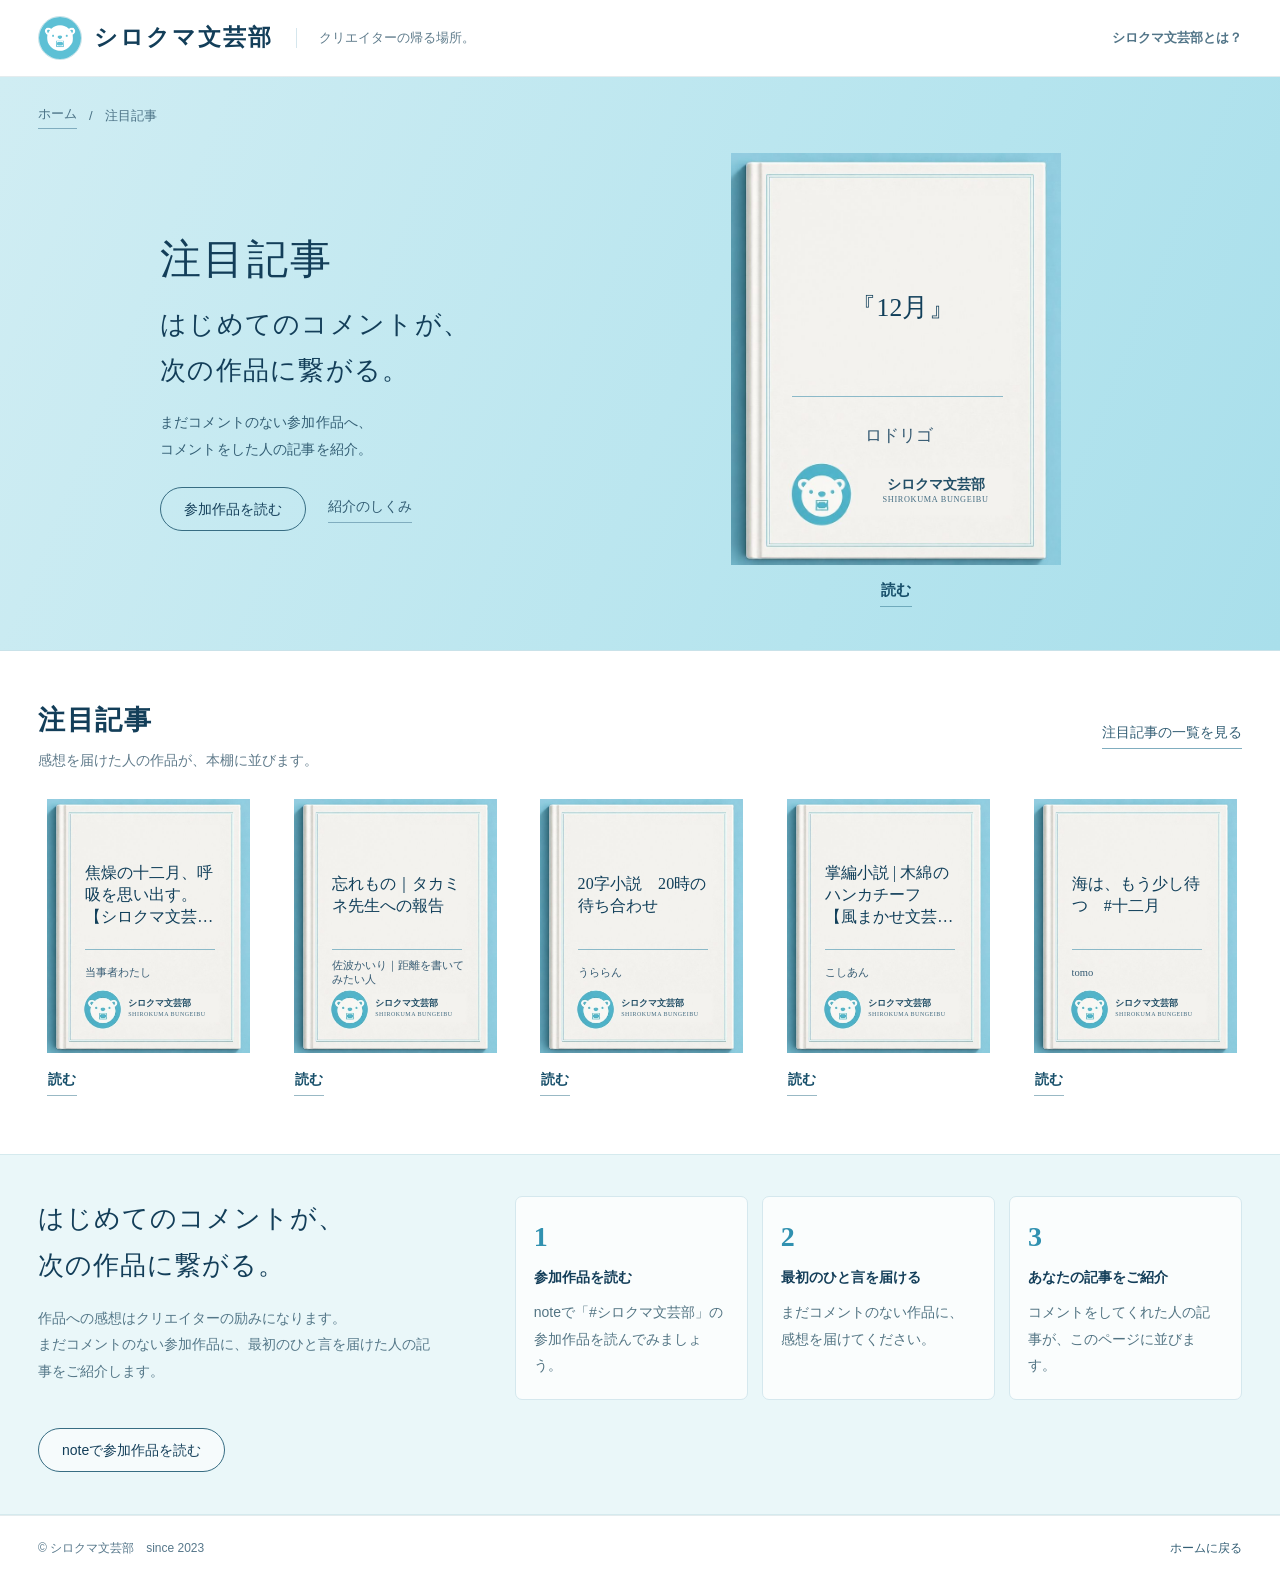
<file: featured/index.html>
<!doctype html>
<html lang="ja">
<head>
  <meta charset="utf-8">
  <meta name="viewport" content="width=device-width,initial-scale=1">
  <meta name="theme-color" content="#5dc0d5">
  <title>注目記事｜シロクマ文芸部</title>
  <meta name="description" content="まだコメントのない参加作品へ、コメントをした人の記事を紹介。シロクマ文芸部の注目記事をご覧いただけます。">
  <link rel="canonical" href="https://komakikosuke.github.io/shirokuma-bungeibu/featured/">
  <meta property="og:type" content="website">
  <meta property="og:site_name" content="シロクマ文芸部">
  <meta property="og:title" content="注目記事｜シロクマ文芸部">
  <meta property="og:description" content="はじめてのコメントが、次の作品に繋がる。参加作品に感想を届けてくれた人の記事をご紹介します。">
  <meta property="og:url" content="https://komakikosuke.github.io/shirokuma-bungeibu/featured/">
  <meta property="og:image" content="https://komakikosuke.github.io/shirokuma-bungeibu/assets/ogp-bear-preview-medium-20261108.jpg">
  <link rel="icon" type="image/png" href="../assets/polarbear-icon.png">
  <link rel="stylesheet" href="../articles/style.css?v=3">
  <link rel="stylesheet" href="./style.css?v=3">
  <script defer src="../assets/featured-week.js?v=1"></script>
  <script defer src="../assets/fit-cover-text.js?v=1"></script>
  <script defer src="./app.js?v=2"></script>
  <script async src="https://www.googletagmanager.com/gtag/js?id=G-739CYW7P77"></script>
  <script>window.dataLayer=window.dataLayer||[];function gtag(){dataLayer.push(arguments);}gtag('js',new Date());gtag('config','G-739CYW7P77');</script>
<link rel="stylesheet" href="../assets/site-common.css?v=1">
</head>
<body>
  <a class="skip-link" href="#recent">注目記事の本棚へ</a>
  <header class="site-header">
    <div class="container header-inner">
      <a class="brand" href="../" aria-label="シロクマ文芸部 ホーム"><img class="brand-icon" src="../assets/polarbear-icon.png" width="44" height="44" alt=""><span>シロクマ文芸部</span></a>
      <span class="tagline">クリエイターの帰る場所。</span>
      <nav class="header-nav" aria-label="主なメニュー"><a href="https://note.com/komaki_kousuke/n/n097f169769c3" rel="noopener noreferrer">シロクマ文芸部とは？</a></nav>
    </div>
  </header>
  <main>
    <section class="featured-hero" aria-labelledby="pageTitle">
      <div class="container">
        <nav class="breadcrumb" aria-label="パンくずリスト"><a href="../">ホーム</a><span aria-hidden="true">/</span><span aria-current="page">注目記事</span></nav>
        <div class="hero-layout">
          <div class="hero-copy">
            <h1 class="page-heading" id="pageTitle">注目記事</h1>
            <p class="hero-lead page-lead">はじめてのコメントが、<br>次の作品に繋がる。</p>
            <p class="hero-description">まだコメントのない参加作品へ、<br>コメントをした人の記事を紹介。</p>
            <div class="hero-actions"><a class="pill" href="https://note.com/hashtag/%E3%82%B7%E3%83%AD%E3%82%AF%E3%83%9E%E6%96%87%E8%8A%B8%E9%83%A8" target="_blank" rel="noopener noreferrer">参加作品を読む</a><a class="text-link" href="#how-it-works">紹介のしくみ</a></div>
          </div>
          <section class="lead-feature" aria-label="注目記事の作品">
            <div id="leadWork" class="lead-work" aria-busy="true"><p class="lead-status" role="status">作品を読み込んでいます…</p></div>
          </section>
        </div>
      </div>
    </section>
    <section class="container recent" id="recent" aria-labelledby="recentTitle">
      <div class="section-heading"><div><h2 id="recentTitle">注目記事</h2><p>感想を届けた人の作品が、本棚に並びます。</p></div><a class="text-link archive-link" href="../articles/">注目記事の一覧を見る</a></div>
      <div id="loadError" class="load-error" hidden role="alert"><p>注目記事を読み込めませんでした。</p><button id="retryWorks" class="pill" type="button">もう一度読み込む</button></div>
      <div id="recentWorks" class="article-grid" aria-busy="true"><p class="empty">本棚の作品を読み込んでいます…</p></div>
    </section>
    <section class="how-it-works" id="how-it-works" aria-labelledby="howTitle">
      <div class="container how-layout">
        <div class="how-copy"><h2 id="howTitle">はじめてのコメントが、<br>次の作品に繋がる。</h2><p>作品への感想はクリエイターの励みになります。<br>まだコメントのない参加作品に、最初のひと言を届けた人の記事をご紹介します。</p></div>
        <ol class="steps">
          <li class="step"><b class="step-number" aria-hidden="true">1</b><h3>参加作品を読む</h3><p>noteで「#シロクマ文芸部」の参加作品を読んでみましょう。</p></li>
          <li class="step"><b class="step-number" aria-hidden="true">2</b><h3>最初のひと言を届ける</h3><p>まだコメントのない作品に、感想を届けてください。</p></li>
          <li class="step"><b class="step-number" aria-hidden="true">3</b><h3>あなたの記事をご紹介</h3><p>コメントをしてくれた人の記事が、このページに並びます。</p></li>
        </ol>
      </div>
      <div class="container how-action"><a class="pill" href="https://note.com/hashtag/%E3%82%B7%E3%83%AD%E3%82%AF%E3%83%9E%E6%96%87%E8%8A%B8%E9%83%A8" target="_blank" rel="noopener noreferrer">noteで参加作品を読む</a></div>
    </section>
  </main>
  <footer class="footer"><div class="container footer-inner"><span>© シロクマ文芸部　since 2023</span><a href="../">ホームに戻る</a></div></footer>
  <noscript><p class="container noscript-message">作品の表示にはJavaScriptが必要です。<a href="https://note.com/hashtag/%E3%82%B7%E3%83%AD%E3%82%AF%E3%83%9E%E6%96%87%E8%8A%B8%E9%83%A8">noteで参加作品を読む</a></p></noscript>
</body>
</html>
</file>
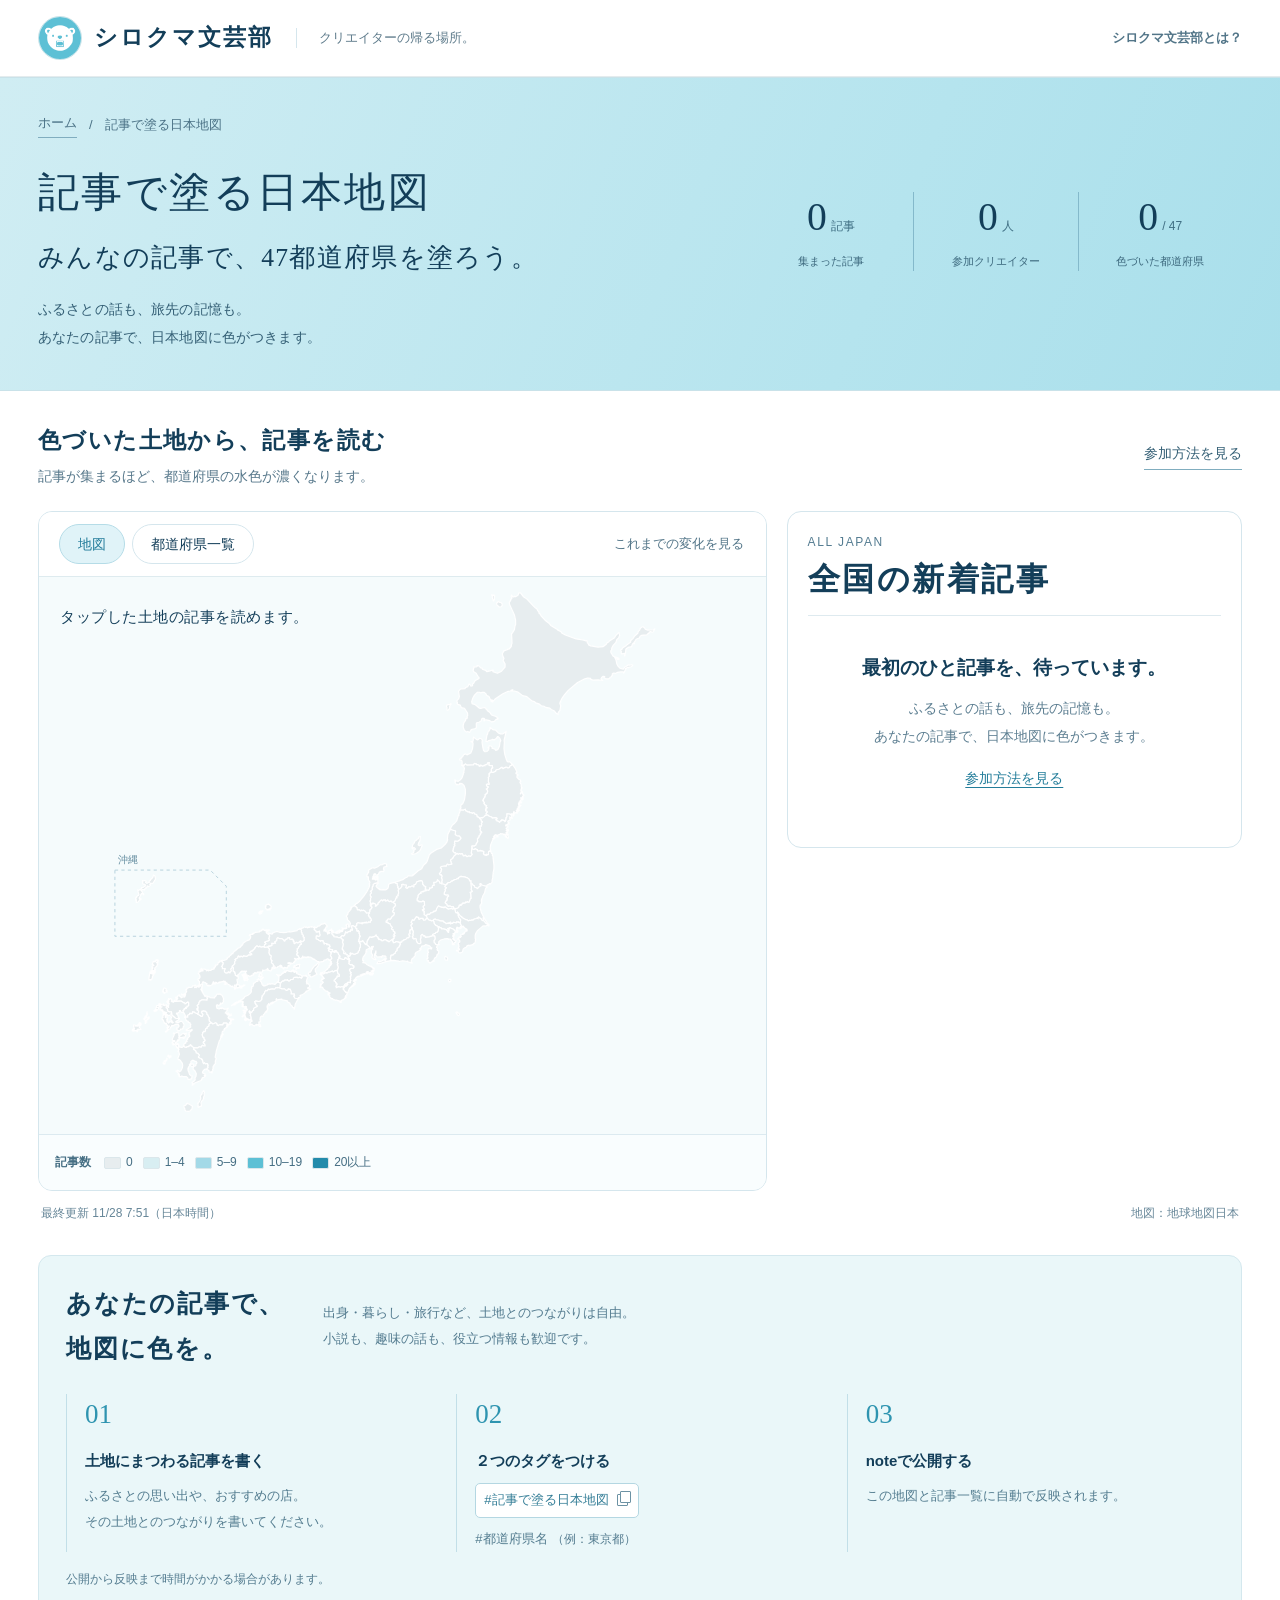
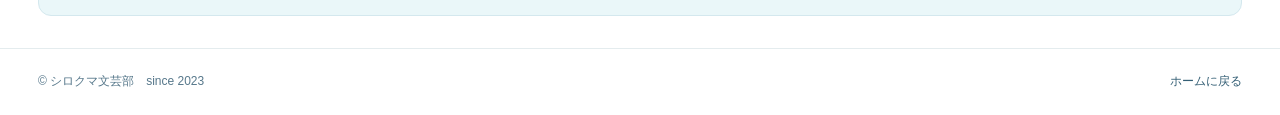
<file: prefectures/index.html>
<!doctype html>
<html lang="ja">
<head>
  <meta charset="utf-8">
  <meta name="viewport" content="width=device-width,initial-scale=1">
  <meta name="theme-color" content="#5dc0d5">
  <meta name="description" content="土地にまつわるnote記事を集めて、みんなで日本地図を塗る投稿企画。">
  <meta name="robots" content="noindex,nofollow">
  <title>記事で塗る日本地図｜シロクマ文芸部</title>
  <link rel="icon" href="../assets/polarbear-icon.png" type="image/png">
  <link rel="stylesheet" href="./style.css?v=12">
  <script defer src="./app.js?v=17"></script>
<link rel="stylesheet" href="../assets/site-common.css?v=1">
</head>
<body>
  <a class="skip-link" href="#explore">地図と記事一覧へ</a>
  <header class="site-header">
    <div class="container header-inner">
      <a class="brand" href="../"><img src="../assets/polarbear-icon.png" width="44" height="44" alt=""><span>シロクマ文芸部</span></a>
      <span class="tagline">クリエイターの帰る場所。</span>
      <nav class="header-nav" aria-label="主なメニュー"><a href="https://note.com/komaki_kousuke/n/n097f169769c3" rel="noopener noreferrer">シロクマ文芸部とは？</a></nav>
    </div>
  </header>
  <section class="hero" aria-labelledby="pageTitle">
    <div class="container hero-inner">
      <div class="hero-copy">
        <nav class="hero-breadcrumb" aria-label="パンくずリスト"><a href="../">ホーム</a><span aria-hidden="true">/</span><span aria-current="page">記事で塗る日本地図</span></nav>
        <h1 class="page-heading" id="pageTitle">記事で塗る<span>日本地図</span></h1>
        <p class="hero-lead page-lead">みんなの記事で、<span>47都道府県を塗ろう。</span></p>
        <p class="hero-description">ふるさとの話も、旅先の記憶も。<br><span>あなたの記事で、日本地図に色がつきます。</span></p>
      </div>
      <dl class="stats" aria-label="記事で塗る日本地図の掲載状況">
        <div><dt>集まった記事</dt><dd><strong id="articleTotal">—</strong><span>記事</span></dd></div>
        <div><dt>参加クリエイター</dt><dd><strong id="creatorTotal">—</strong><span>人</span></dd></div>
        <div><dt>色づいた都道府県</dt><dd><strong id="prefectureTotal">—</strong><span>/ 47</span></dd></div>
      </dl>
    </div>
  </section>
  <main class="container main">
    <section id="explore" aria-labelledby="exploreTitle">
      <div class="section-heading">
        <div><h2 id="exploreTitle">色づいた土地から、記事を読む</h2><p>記事が集まるほど、都道府県の水色が濃くなります。</p></div>
        <div class="explore-actions"><a class="participation-link" href="#participate">参加方法を見る</a></div>
      </div>
      <div id="loadError" class="load-error" role="alert" hidden><p>記事を読み込めませんでした。少し時間をおいて、もう一度お試しください。</p><button id="retryButton" type="button">もう一度読み込む</button></div>
      <div class="explorer">
        <div class="map-card">
          <div class="map-toolbar">
            <div class="view-switch" role="tablist" aria-label="都道府県の探し方">
              <button id="mapTab" type="button" role="tab" aria-selected="true" aria-controls="mapView">地図</button>
              <button id="listTab" type="button" role="tab" aria-selected="false" aria-controls="listView" tabindex="-1">都道府県一覧</button>
            </div>
            <button id="historyToggle" class="history-toggle" type="button" aria-expanded="false" aria-controls="historyPanel" hidden>これまでの変化を見る</button>
          </div>
          <div id="historyPanel" class="history-panel" hidden>
            <p id="historyEmpty">地図の変化の記録です。<br>記事が集まると、ここで再生できます。</p>
            <div id="historyControls" hidden>
              <div class="history-heading"><time id="historyDate"></time></div>
              <input id="historyRange" type="range" min="0" max="0" value="0" step="1" aria-label="地図の記録日時">
            </div>
          </div>
          <div id="mapView" role="tabpanel" aria-labelledby="mapTab">
            <div class="map-stage">
              <div class="map-guidance"><p>タップした土地の記事を読めます。</p></div>
              <div id="japanMap" class="japan-map" aria-busy="true"><p class="map-loading">地図を読み込んでいます…</p></div>
            </div>
            <p class="mobile-map-tip">小さな県は「都道府県一覧」からも探せます。</p>
          </div>
          <div id="listView" class="prefecture-list" role="tabpanel" aria-labelledby="listTab" hidden></div>
          <div class="map-legend" aria-label="記事数による色分け">
            <strong>記事数</strong><ul><li><i class="level-0"></i>0</li><li><i class="level-1"></i>1–4</li><li><i class="level-2"></i>5–9</li><li><i class="level-3"></i>10–19</li><li><i class="level-4"></i>20以上</li></ul>
          </div>
        </div>
        <aside id="resultsPanel" class="results-panel" aria-labelledby="resultsTitle" aria-busy="true">
          <div class="results-heading"><div><p id="resultsEnglish" class="prefecture-english">ALL JAPAN</p><h2 id="resultsTitle" tabindex="-1">全国の新着記事</h2></div><button id="clearPrefecture" class="icon-button close-button" type="button" aria-label="都道府県の選択を解除する" hidden>×</button></div>
          <p id="resultAnnouncement" class="sr-only" role="status" aria-live="polite"></p>
          <div id="resultsList" class="results-list"><p class="empty-message">記事を読み込んでいます…</p></div>
          <button id="loadMore" class="load-more" type="button" hidden>さらに記事を見る</button>
        </aside>
      </div>
      <div class="collection-meta"><span id="updatedAt">掲載データを確認しています</span><a href="https://www.gsi.go.jp/kankyochiri/gm_jpn.html" target="_blank" rel="noopener noreferrer">地図：地球地図日本</a></div>
    </section>
    <section class="participation" id="participate" aria-labelledby="participateTitle">
      <div class="participation-copy"><h2 id="participateTitle">あなたの記事で、<br>地図に色を。</h2><p>出身・暮らし・旅行など、土地とのつながりは自由。<br>小説も、趣味の話も、役立つ情報も歓迎です。</p></div>
      <div class="participation-details"><ol class="steps"><li><span class="step-number" aria-hidden="true">01</span><h3>土地にまつわる記事を書く</h3><p>ふるさとの思い出や、おすすめの店。<br>その土地とのつながりを書いてください。</p></li><li><span class="step-number" aria-hidden="true">02</span><h3>２つのタグをつける</h3><button type="button" class="copy-tag" data-copy="記事で塗る日本地図"><span>#記事で塗る日本地図</span><span class="copy-icon" aria-hidden="true"></span></button><p class="prefecture-tag-guide">#都道府県名 <span>（例：東京都）</span></p></li><li><span class="step-number" aria-hidden="true">03</span><h3>noteで公開する</h3><p>この地図と記事一覧に自動で反映されます。</p></li></ol><p class="participation-note">公開から反映まで時間がかかる場合があります。</p><p id="copyStatus" class="copy-status" role="status" aria-live="polite"></p></div>
    </section>
  </main>
  <footer class="footer"><div class="container footer-inner"><span>© シロクマ文芸部　since 2023</span><a href="../">ホームに戻る</a></div></footer>
  <noscript><p class="noscript-message">地図と記事を表示するにはJavaScriptを有効にしてください。<a href="https://note.com/hashtag/記事で塗る日本地図">noteで参加記事を見る</a></p></noscript>
</body>
</html>
</file>
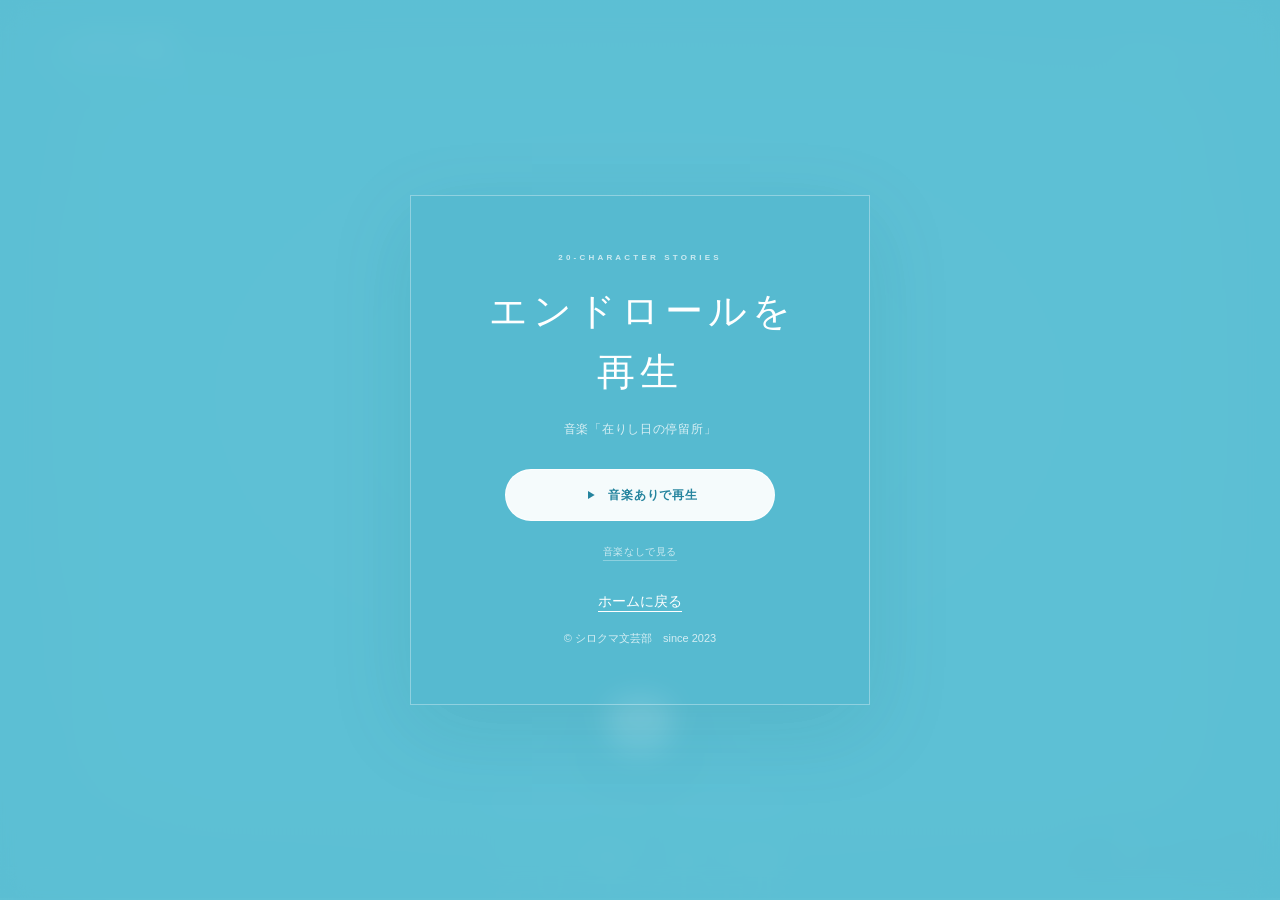
<file: twenty-credits/index.html>
<!doctype html>
<html lang="ja">
<head>
  <meta charset="utf-8">
  <meta name="viewport" content="width=device-width,initial-scale=1,viewport-fit=cover">
  <meta name="theme-color" content="#5dc0d5">
  <meta name="robots" content="noindex,nofollow,noarchive">
  <meta name="description" content="シロクマ文芸部「20字小説」のエンドロール。20字小説と作者が、音楽とともにエンドロールのように流れます。">
  <link rel="icon" type="image/png" href="../assets/polarbear-icon.png">
  <link rel="stylesheet" href="./style.css?v=shared-chrome-1">
  <title>20字小説｜シロクマ文芸部</title>
</head>
<body>
  <main class="experience is-loading is-awaiting-start" id="experience">
    <header class="screen-header">
      <div class="screen-brand">
        <strong>20字小説</strong>
        <span>SHIROKUMA LITERARY CLUB</span>
      </div>
      <div class="screening-badge">TUESDAY / 20:00</div>
    </header>

    <h1 class="sr-only">シロクマ文芸部 20字小説</h1>
    <div class="start-gate" id="startGate">
      <div class="start-gate-panel">
        <p class="start-gate-kicker">20-CHARACTER STORIES</p>
        <h2>エンドロールを再生</h2>
        <p class="start-gate-copy">音楽「在りし日の停留所」</p>
        <button type="button" class="start-button" id="startWithSound" disabled>
          <svg viewBox="0 0 24 24" aria-hidden="true"><path d="M9 18V6l10 6-10 6Z"/></svg>
          音楽ありで再生
        </button>
        <button type="button" class="start-silent" id="startWithoutSound" disabled>音楽なしで見る</button>
      <a class="start-home" href="../">ホームに戻る</a>
        <p class="start-copyright">© シロクマ文芸部　since 2023</p>
      </div>
    </div>

    <section class="credits-window" aria-label="20字小説スタッフクレジット">
      <div class="credits-track" id="creditsTrack"></div>
      <p class="loading-message" id="loadingMessage" role="status">作品を読み込んでいます</p>
    </section>

    <div class="timeline" aria-hidden="true"><span id="timelineFill"></span></div>

    <nav class="controls" aria-label="クレジット再生操作">
      <button type="button" class="control-button" id="toggleButton" disabled>
        <svg class="icon-pause" viewBox="0 0 24 24" aria-hidden="true"><path d="M8 6v12M16 6v12"/></svg>
        <svg class="icon-play" viewBox="0 0 24 24" aria-hidden="true"><path d="m9 6 9 6-9 6Z"/></svg>
        <span id="toggleLabel">一時停止</span>
      </button>
      <button type="button" class="control-button control-icon" id="restartButton" disabled aria-label="最初から見る">
        <svg viewBox="0 0 24 24" aria-hidden="true"><path d="M5 8V4m0 0h4M5 4l3 3a7 7 0 1 1-2 8"/></svg>
      </button>
      <button type="button" class="control-button control-icon" id="soundButton" disabled aria-label="音楽を消す" aria-pressed="false">
        <svg class="icon-sound-on" viewBox="0 0 24 24" aria-hidden="true"><path d="M5 10v4h4l5 4V6l-5 4H5Zm12-1a4 4 0 0 1 0 6m2-9a8 8 0 0 1 0 12"/></svg>
        <svg class="icon-sound-off" viewBox="0 0 24 24" aria-hidden="true"><path d="M5 10v4h4l5 4V6l-5 4H5Zm12 0 4 4m0-4-4 4"/></svg>
      </button>
    </nav>

    <p class="keyboard-hint" aria-hidden="true"><kbd>Space</kbd> 一時停止</p>
    <p id="musicStatus" class="sr-only" role="status"></p>
    <audio id="soundtrack" preload="metadata">
      <source src="./assets/arishihi-no-teiryusho-long.mp3" type="audio/mpeg">
    </audio>
    <noscript><p class="error-message">このページの表示にはJavaScriptが必要です。</p></noscript>
  </main>
  <script src="./app.js?v=20261119-audio-fallback" defer></script>
</body>
</html>
</file>
<file: home/style.css>
:root{--navy:#133e59;--blue:#238bab;--aqua:#5dc0d5;--line:#d5e6ed;--muted:#54788b;--sans:-apple-system,BlinkMacSystemFont,"Hiragino Kaku Gothic ProN","Yu Gothic",Meiryo,sans-serif;--serif:"Hiragino Mincho ProN","Yu Mincho",YuMincho,"Noto Serif JP",serif}
*,:before,:after{box-sizing:border-box}html{scroll-behavior:smooth;scroll-padding-top:20px}body{margin:0;background:#fff;color:var(--navy);font:16px/1.75 var(--sans)}a{color:inherit}a:focus-visible{outline:3px solid #08799b;outline-offset:4px}[hidden]{display:none!important}
.container{width:min(1400px,calc(100% - 76px));margin-inline:auto}.skip-link{position:absolute;left:20px;top:-100px;z-index:10;background:white;padding:12px 18px}.skip-link:focus{top:10px}
.site-header{background:#fff;border-bottom:1px solid #e4ecee}.header-inner{min-height:76px;padding-block:12px;display:flex;align-items:center;gap:22px}.brand{display:flex;align-items:center;gap:12px;white-space:nowrap;text-decoration:none;font:700 23px/1.4 var(--serif);letter-spacing:.09em}.brand img{display:block;width:44px;height:44px;border-radius:50%;border:1px solid #c7e2e8}.tagline{border-left:1px solid var(--line);padding-left:22px;font:13px/1.6 var(--serif);color:#5e7b8b;white-space:nowrap}.header-nav{margin-left:auto;display:flex;align-items:center;gap:24px;font-size:13px;font-weight:600}.header-nav a{text-decoration:none;color:#527588;white-space:nowrap}.header-nav a:hover{color:var(--blue)}
.hero{background:linear-gradient(112deg,#d0edf3,#b5e4ee 68%,#a9dfeb);border-bottom:1px solid #c9e2e9}.hero-inner{min-height:210px;display:grid;grid-template-columns:1.65fr 1fr;gap:48px;align-items:center;padding-block:28px}.hero-copy h1{font:500 clamp(32px,3.4vw,50px)/1.65 var(--serif);letter-spacing:.07em;margin:0 0 7px}.hero-copy p{font:16px/1.9 var(--sans);letter-spacing:.035em;margin:0}.article-total{border-left:1px solid #8fc7d6;padding-left:48px}.total-label{font-size:15px;letter-spacing:.025em;margin:0 0 2px}.total-number{display:flex;align-items:baseline;gap:16px;margin:0;font:500 clamp(49px,5.5vw,76px)/1.25 var(--serif);font-variant-numeric:tabular-nums;white-space:nowrap}.total-unit{font-size:25px}
.contents{padding-block:32px 34px}.content-grid{display:grid;grid-template-columns:repeat(2,minmax(0,1fr));gap:22px}.content-card{min-width:0;border:1px solid #99d7e4;border-radius:12px;overflow:hidden;background:#f0fbfd}.card-link{height:100%;min-height:252px;display:grid;grid-template-columns:minmax(0,1.55fr) minmax(0,1fr);text-decoration:none}.card-copy{min-width:0;display:flex;flex-direction:column;align-items:flex-start;padding:24px 24px 23px;background:linear-gradient(110deg,#f8fdfe,#eaf9fc)}.card-copy h2{font:600 clamp(22px,1.92vw,29px)/1.5 var(--serif);letter-spacing:.025em;margin:0 0 13px;overflow-wrap:anywhere}.card-copy h2 span{display:inline-block}.card-copy>p{font-size:15px;line-height:1.9;margin:0 0 18px;overflow-wrap:anywhere}.card-button{display:inline-flex;gap:12px;align-items:center;justify-content:center;border:1px solid #315d77;border-radius:999px;padding:6px 18px;min-height:40px;max-width:100%;font-size:14px;line-height:1.6;white-space:nowrap;margin-top:auto}.card-actions{display:flex;align-items:center;gap:8px;flex-wrap:wrap;margin-top:auto}.card-actions .card-button{margin-top:0}.card-art{display:flex;align-items:center;justify-content:center;min-width:0;padding:19px 13px;background:linear-gradient(115deg,#a2e0e6,#8ed5df)}.card-art svg{display:block;width:100%;max-width:220px;height:auto;aspect-ratio:1;fill:#fff;color:#fff}.map-art{padding-inline:9px}.map-art svg{max-width:250px;aspect-ratio:900/690}.card-link[href]:hover .card-button{background:#fff}.card-link[href]:hover .card-copy{background:#e7f8fc}.card-link[href]:focus-visible{outline-offset:-4px}.card-copy .content-status{font-size:12px;line-height:1.5;margin:6px 0 0;color:#527588}.card-link[aria-disabled=true]{cursor:default}.card-link[aria-disabled=true] .card-button{border-color:#87aeba;color:#527588}
.coming-soon h2{font-size:clamp(22px,1.85vw,28px);margin-bottom:9px}.coming-soon .card-copy>p{font-size:14px}
.room-activity{display:inline-flex;align-items:center;gap:5px;white-space:nowrap;padding:2px 8px;border:1px solid #b5d8e4;border-radius:99px;background:#f5fcfd;color:#238bab;font:600 11px/1.6 var(--sans)}.room-activity::before{content:"";width:7px;height:7px;flex:none;border-radius:50%;background:#238bab;opacity:.8;animation:room-activity-breathe 2s ease-in-out infinite}@keyframes room-activity-breathe{0%,100%{opacity:.25;box-shadow:0 0 0 0 #5dc0d500}50%{opacity:1;box-shadow:0 0 0 3px #5dc0d52e}}
.footer{background:#fff;padding:17px 0 25px;color:#57788b}.footer-inner{font-size:12px}
@media(max-width:1180px){.tagline{display:none}.hero-inner{grid-template-columns:1.5fr 1fr;gap:28px}.hero-copy h1{font-size:38px}.article-total{padding-left:28px}.card-link{grid-template-columns:minmax(0,1.7fr) minmax(0,1fr)}.card-copy{padding-inline:20px}.card-copy h2{font-size:24px}.card-copy>p{font-size:14px}.coming-soon h2{font-size:23px}.coming-soon .card-copy>p{font-size:13px}.card-button{font-size:13px;padding-inline:15px}.card-art{padding-inline:10px}.room-card .card-actions{gap:7px}}
@media(max-width:900px){.container{width:calc(100% - 44px)}.hero-copy h1{font-size:31px}.hero-copy p{font-size:14px}.hero-inner{min-height:210px;grid-template-columns:1.35fr 1fr;gap:20px}.article-total{padding-left:22px}.total-label{font-size:13px}.total-number{font-size:58px;gap:10px}.total-unit{font-size:20px}.content-grid{gap:18px}.card-link{grid-template-columns:minmax(0,1.75fr) minmax(0,1fr);min-height:258px}.card-copy{padding:20px 16px}.card-copy h2{font-size:22px}.card-copy>p{font-size:14px}.coming-soon h2{font-size:22px}.card-art{padding-inline:7px}.card-button{font-size:13px;padding-inline:12px;gap:8px}.coming-soon .card-copy>p{font-size:13px}}
@media(max-width:700px){
 .container{width:calc(100% - 32px)}.header-inner{min-height:67px;gap:12px}.brand{font-size:18px;gap:9px}.brand img{width:35px;height:35px}.header-nav{display:flex;font-size:12px;gap:0}
 .hero-inner{grid-template-columns:1fr;gap:16px;padding-block:24px 22px}.hero-copy h1{font-size:clamp(26px,6.6vw,38px);letter-spacing:.045em;line-height:1.6;margin-bottom:7px}.hero-copy p{font-size:14px;letter-spacing:0}.article-total{padding-left:0;padding-top:14px;border-left:0;border-top:1px solid #93c8d6}.total-label{font-size:13px}.total-number{font-size:57px;line-height:1.25;gap:12px}.total-unit{font-size:21px}
 .contents{padding-block:18px 22px}.content-grid{grid-template-columns:1fr;gap:12px}.card-link{grid-template-columns:minmax(0,1fr) 34%;min-height:164px;position:relative}.card-copy{padding:14px 12px}.card-copy h2{font-size:20px;line-height:1.4;margin-bottom:7px;letter-spacing:.015em}.card-copy>p{font-size:13px;line-height:1.7;margin-bottom:10px}.card-copy>p br{display:initial}.card-button{font-size:12px;min-height:31px;padding:3px 12px;gap:8px}.card-art{padding:12px 5px}.card-art svg{max-width:120px}.room-card .card-art{padding-bottom:30px}.room-card .room-activity{position:absolute;right:7px;bottom:10px;font-size:10px;padding:1px 5px}.room-card .card-actions{gap:0}.coming-soon h2{font-size:20px;line-height:1.4;margin-bottom:7px}.coming-soon .card-copy>p{font-size:13px;margin-bottom:8px}.footer{padding-block:12px 23px}
}
@media(max-width:390px){
 .brand{font-size:16px;gap:7px}.header-nav{font-size:11px}.brand img{width:32px;height:32px}.hero-copy h1{font-size:clamp(21px,6.3vw,25px);letter-spacing:0}.hero-copy p{font-size:13px}.card-copy{padding:12px 10px}.card-copy>p,.coming-soon .card-copy>p{font-size:12px}.card-copy h2,.coming-soon h2{font-size:19px}.card-art{padding-inline:5px}.room-card .room-activity{right:3px;font-size:9px;padding:1px 4px}
}
@media(max-width:370px) and (min-width:351px){.card-link{grid-template-columns:minmax(0,1fr) 30%}}
@media(max-width:350px){
 .brand{letter-spacing:.04em}.header-nav{font-size:10.5px}
 .card-link{grid-template-columns:minmax(0,1fr) 92px;grid-template-rows:auto auto auto;gap:10px 12px;padding:10px;min-height:0}
 .card-copy{display:contents}.card-copy>h2,.card-copy>div:first-child:not(.card-actions){grid-column:1;grid-row:1;align-self:center}.card-copy h2{margin-bottom:0}.coming-soon h2{margin-bottom:0}
 .card-copy>p,.coming-soon .card-copy>p{grid-column:1/-1;grid-row:2;margin:0;font-size:13px;line-height:1.7}.card-button{grid-column:1;grid-row:3;justify-self:start;margin-top:0}.card-actions{display:contents}
 .card-art,.room-card .card-art{grid-column:2;grid-row:1;align-self:center;height:84px;width:92px;padding:5px;border-radius:7px}.card-art svg{max-height:82px}.room-card .room-activity{right:8px;bottom:14px}
 .card-copy .content-status{grid-column:1/-1;grid-row:4}
}
@media(prefers-reduced-motion:reduce){html{scroll-behavior:auto}.room-activity::before{animation:none;opacity:.9;box-shadow:none}}

.coming-label{color:#238bab;border-color:#58afc3;letter-spacing:.08em;cursor:default}

.total-meta{display:flex;align-items:baseline;flex-wrap:wrap;gap:4px 12px}.total-meta .total-label{margin:0}.total-updated{font-size:12px;line-height:1.6;color:#527588;white-space:nowrap}
@media(max-width:390px){.total-meta{gap:4px 8px}.total-label{font-size:12px}.total-updated{font-size:11px}}
</file>
<file: assets/site-common.css>
/* Shared Shirokuma site chrome and editorial rhythm. */
:root{--navy:#133e59;--blue:#238bab;--aqua:#5dc0d5;--line:#d5e6ed;--sans:-apple-system,BlinkMacSystemFont,"Hiragino Kaku Gothic ProN","Yu Gothic",Meiryo,sans-serif;--serif:"Hiragino Mincho ProN","Yu Mincho",YuMincho,"Noto Serif JP",serif}
body{background:#fff;color:var(--navy);font-family:var(--sans)}
body .container{width:min(1400px,calc(100% - 76px));margin-inline:auto}
body .site-header{background:#fff;border-bottom:1px solid #e4ecee}
body .site-header .header-inner{min-height:76px;height:auto;display:flex;align-items:center;justify-content:flex-start;gap:22px;padding-block:12px}
body .site-header .brand{display:flex;align-items:center;gap:12px;white-space:nowrap;text-decoration:none;font:700 23px/1.4 var(--serif);letter-spacing:.09em}
body .site-header .brand-name{font:inherit;letter-spacing:inherit}
body .site-header .brand img{display:block;width:44px;height:44px;flex:none;border:1px solid #c7e2e8;border-radius:50%;box-shadow:none}
body .site-header .tagline{display:inline;border-left:1px solid var(--line);padding-left:22px;color:#5e7b8b;font:13px/1.6 var(--serif);letter-spacing:0;white-space:nowrap}
body .site-header .header-nav{display:flex;margin-left:auto;align-items:center;gap:0}
body .site-header .header-nav a,body .site-header .header-nav .about-link{display:inline;padding:0;border:0;color:#527588;font:600 13px/1.6 var(--sans);text-decoration:none;white-space:nowrap}
body .site-header .header-nav a:hover{color:#238bab}
body .hero,body .featured-hero,body .room-hero,body .page-hero,body .room-archive-hero{background:linear-gradient(112deg,#d0edf3,#b5e4ee 68%,#a9dfeb);border-bottom:1px solid #c9e2e9}
body .breadcrumb,body .hero-breadcrumb{display:flex;align-items:center;flex-wrap:wrap;gap:12px;margin:0 0 24px;color:#4a7185;font:13px/1.75 var(--sans);letter-spacing:0}
body .breadcrumb a,body .hero-breadcrumb a{text-decoration:none;border:0;border-bottom:1px solid #80adbf;padding-bottom:2px}
body .page-heading,body .hero-copy .page-heading{font:500 clamp(32px,3.2vw,44px)/1.5 var(--serif);letter-spacing:.06em;white-space:normal;margin:0 0 12px;text-shadow:none;overflow-wrap:anywhere}
body .page-lead,body .hero-copy .page-lead{font:500 clamp(22px,2vw,28px)/1.8 var(--serif);letter-spacing:.05em;margin:0 0 15px}
body .hero-description,body .intro-copy,body .page-intro,body .room-archive-intro{font:14px/1.95 var(--sans);color:#345f75;letter-spacing:.01em}
body .how-to-intro p,body .how-to p,body .step p,body .how-copy p{font-family:var(--sans);font-size:14px;line-height:1.9}
body .how-to h3{font:600 14px/1.7 var(--serif);white-space:normal}
body .how-to-inner{padding-block:40px}
body .pill,body .primary-action,body #loadMore,body .load-more,body .room-archive-more button{display:inline-flex;align-items:center;justify-content:center;gap:10px;min-height:44px;border:1px solid #376d83;border-radius:999px;padding:8px 23px;background:transparent;color:#133e59;font:500 14px/1.6 var(--sans);text-decoration:none}
body .pill:hover,body .primary-action:hover:not(:disabled),body #loadMore:hover,body .load-more:hover,body .room-archive-more button:hover:not(:disabled){background:#e7f8fc;color:#133e59}
body .text-link,body .participation-link,body .room-shelf-all-link,body .room-archive-back a{font:14px/1.7 var(--sans);text-decoration:none;border:0;border-bottom:1px solid #80adbf;padding-bottom:3px;color:#345f75}
body .footer,body .site-footer{background:#fff;border-top:1px solid #e4ecee;color:#57788b;padding:22px 0}
body .footer-inner{display:flex;justify-content:space-between;align-items:center;flex-wrap:wrap;gap:14px;min-height:0;font:12px/1.8 var(--sans)}
body .footer-inner a{font:12px/1.8 var(--sans);color:#345f75;text-decoration:none;text-underline-offset:4px}
body .footer-inner a:hover{text-decoration:underline}.footer-links{display:flex;gap:20px;flex-wrap:wrap}
@media(max-width:1180px){body .site-header .tagline{display:none}}
@media(max-width:900px){body .container{width:calc(100% - 44px)}}
@media(max-width:700px){
 body .container{width:calc(100% - 32px)}
 body .site-header .header-inner{min-height:67px;gap:12px;padding-block:12px}
 body .site-header .brand{font-size:18px;gap:9px}body .site-header .brand img{width:35px;height:35px}
 body .site-header .header-nav a,body .site-header .header-nav .about-link{display:inline;font-size:12px}
 body .breadcrumb,body .hero-breadcrumb{font-size:12px;gap:10px;margin-bottom:20px}
 body .page-heading,body .hero-copy .page-heading{font-size:32px;letter-spacing:.045em}
 body .page-lead,body .hero-copy .page-lead{font-size:24px;line-height:1.7}
 body .pill,body .primary-action,body #loadMore,body .load-more,body .room-archive-more button{font-size:13px;padding:8px 15px;gap:8px;min-height:44px}
 body .primary-action .action-arrow{margin-left:2px}
 body .hero-description,body .intro-copy,body .page-intro,body .room-archive-intro{font-size:14px}
 body .footer,body .site-footer{padding:20px 0}body .footer-inner,body .footer-inner a{font-size:12px}
}
@media(max-width:390px){body .site-header .brand{font-size:16px;gap:7px}body .site-header .brand img{width:32px;height:32px}body .site-header .header-nav a,body .site-header .header-nav .about-link{font-size:11px}}
@media(max-width:350px){body .site-header .brand{letter-spacing:.04em}body .site-header .header-nav a,body .site-header .header-nav .about-link{font-size:10.5px}}
</file>
<file: admin/style.css>
:root{--navy:#173e57;--blue:#247f9d;--sky:#5dc0d5;--paper:#fcfdfd;--line:#d3e3e8;--muted:#5c7886;--serif:"Hiragino Mincho ProN","Yu Mincho",YuMincho,serif;--sans:-apple-system,BlinkMacSystemFont,"Hiragino Kaku Gothic ProN","Yu Gothic",Meiryo,sans-serif}
*{box-sizing:border-box}html{background:#f7fbfc}body{margin:0;background:#f7fbfc;color:var(--navy);font:14px/1.7 var(--sans)}a{color:#12627b}button,input{font:inherit}button{cursor:pointer}button:disabled{cursor:default;opacity:.48}a:focus-visible,button:focus-visible,input:focus-visible{outline:3px solid #176b91;outline-offset:3px}.wrap{width:min(1050px,calc(100% - 44px));margin-inline:auto}
.header{background:white;border-bottom:1px solid var(--line)}.head{min-height:82px;display:flex;justify-content:space-between;align-items:center;gap:20px}.logo{display:flex;gap:14px;align-items:center}.logo img{border-radius:50%;object-fit:cover}.logo strong{display:block;font:600 20px var(--serif)}.logo span{display:block;color:#648293;font-size:12px}.site{font-size:13px;text-decoration:none;border-bottom:1px solid #aacdd8}
.hero{padding:50px 0 32px}.eyebrow{font-size:11px;letter-spacing:.2em;color:var(--blue);font-weight:800}.hero h1{font:600 clamp(28px,3.5vw,42px)/1.5 var(--serif);letter-spacing:.035em;margin:8px 0 10px}.hero>p{margin:0;max-width:730px;color:#547588;font-size:14px}.summary{margin-top:25px;display:flex;gap:7px 27px;flex-wrap:wrap;padding:18px 25px;background:#e8f5f8;border-radius:11px}.summary>div{display:flex;align-items:baseline;gap:7px}.summary b{font:600 27px var(--serif)}.summary span{font-size:12px;color:#5a7e8d}
.auth{background:white;border:1px solid var(--line);padding:25px 29px;border-radius:12px}.auth-top{display:flex;justify-content:space-between;align-items:start;gap:15px}.auth h2,.records h2{font:600 23px/1.6 var(--serif);margin:0}.auth p{color:#617d8a;margin:4px 0 12px;font-size:12.5px}.auth-status{border:1px solid #cfdee3;border-radius:99px;padding:5px 13px;white-space:nowrap;color:#6a8491;font-size:12px}.auth-status.connected{color:#176846;border-color:#b0d8c3;background:#f1f9f4}.auth-controls>label:first-child{display:block;margin:12px 0 7px;font-weight:650;font-size:12px}.auth-row{display:flex;gap:9px}.auth-row input{flex:1;min-width:0;border:1px solid #c8dce3;border-radius:8px;padding:11px 13px;background:#fff}.primary{background:#1c6e8c;color:#fff;border:1px solid #1c6e8c;border-radius:8px;padding:9px 20px;font-weight:650}.primary:hover:not(:disabled){background:#13546d}.quiet{border:1px solid #bad5dd;background:#fff;border-radius:8px;padding:9px 15px;color:#24546e;font-weight:600}.quiet:hover:not(:disabled){background:#eff8fa}.remember{display:flex;align-items:center;gap:7px;margin-top:10px;color:#58798b;font-size:12px}.remember input{margin:0;accent-color:#1e7e9d}.auth details{margin-top:17px;padding-top:12px;border-top:1px solid #e1ebef;font-size:12px}.auth summary{cursor:pointer;color:#376d83}.auth code{word-break:break-all}.auth #message{margin:9px 0 0;font-size:12.5px;min-height:1em;color:#305f73}.auth #message.error{color:#a22d39}
.records{padding:39px 0 55px}.tools{display:flex;align-items:center;justify-content:space-between;gap:15px;margin-bottom:15px}.muted{font-size:12px;color:var(--muted);margin:4px 0 0}.filter-row{display:flex;justify-content:space-between;align-items:end;gap:18px;margin-bottom:18px}.tabs{display:flex;gap:5px;flex-wrap:wrap}.tabs button{padding:7px 13px;border:1px solid #cee2e8;background:white;border-radius:99px;color:#567f8e;font-size:12px}.tabs button.selected{background:#216f8b;color:white;border-color:#216f8b}.search-label{font-size:11px;color:#547a89}.search-label input{display:block;margin-top:5px;border:1px solid #ccdee6;background:white;border-radius:8px;padding:9px 12px;min-width:215px}
.cards{display:grid;grid-template-columns:repeat(2,minmax(0,1fr));gap:16px}.card{background:white;border:1px solid #d4e6eb;border-radius:11px;padding:22px;min-width:0}.card-top{display:flex;align-items:center;justify-content:space-between;gap:12px}.status{display:inline-block;font-size:11px;border-radius:99px;padding:2px 11px;background:#eef4f6;color:#537a86}.status.approved{background:#e6f5ed;color:#186449}.status.excluded{background:#f4eeee;color:#8e5760}.month{color:#7a939d;font-size:11px}.card h3{font:600 20px/1.55 var(--serif);margin:17px 0 5px;overflow-wrap:anywhere}.creator{margin:0;font-size:13px;color:#58798b}.card-anchors{display:flex;flex-wrap:wrap;gap:8px 18px;margin:14px 0 18px;font-size:12px}.card-anchors a{text-decoration:none;border-bottom:1px solid #a4ccd5}.card-controls{border-top:1px solid #e8f0f2;padding-top:16px;display:flex;gap:7px;flex-wrap:wrap}.card-controls button{border:1px solid #cddfe5;background:#f9fcfd;border-radius:8px;padding:7px 15px;color:#386277;font-size:12px;font-weight:600;min-width:64px}.card-controls button[data-status="approved"]{border-color:#a1cfc0}.card-controls button[data-status="excluded"]{border-color:#e1c7c7}.card-controls button.active{background:#226e89;border-color:#226e89;color:white}.card-controls button.active[data-status="approved"]{background:#257858;border-color:#257858}.card-controls button.active[data-status="excluded"]{background:#93636d;border-color:#93636d}.card-controls button:hover:not(:disabled):not(.active){border-color:#65acc0;background:#ecf8fb}.empty{grid-column:1/-1;text-align:center;border:1px dashed #a9cdd8;background:#fff;padding:52px 20px;border-radius:11px;color:#688390}footer{border-top:1px solid #dce9ed;padding:15px 0 45px}footer p{font-size:11px;color:#688390;margin:0}
@media(max-width:760px){.wrap{width:calc(100% - 30px)}.head{min-height:69px}.logo strong{font-size:17px}.hero{padding:30px 0 27px}.hero h1{font-size:29px}.summary{gap:8px 22px;padding:14px 18px}.summary b{font-size:23px}.auth{padding:20px 16px}.auth-top{display:block}.auth-status{display:inline-block;margin-top:6px}.auth-row{flex-wrap:wrap}.auth-row input{flex-basis:100%}.cards{grid-template-columns:1fr}.filter-row{align-items:start;flex-direction:column;gap:13px}.search-label,.search-label input{width:100%}.tools{align-items:start}.card{padding:19px}.card h3{font-size:18px}}

#message{margin:16px 0 0;color:#215f79;background:#eaf5f8;border-left:3px solid #82bccc;padding:9px 12px;font-size:12.5px;border-radius:3px}
#message:empty{display:none}
#message.error{color:#973643;background:#fcf1f1;border-left-color:#d8a2a7}
.records{padding-top:26px}
.auth{margin-bottom:22px}
</file>
<file: articles/style.css>
:root{--navy:#133e59;--blue:#238bab;--sky:#5dc0d5;--line:#d7e7ee;--muted:#607b8b;--sans:-apple-system,BlinkMacSystemFont,"Hiragino Kaku Gothic ProN","Yu Gothic",Meiryo,sans-serif;--serif:"Hiragino Mincho ProN","Yu Mincho",YuMincho,"Noto Serif JP",serif}
*,:before,:after{box-sizing:border-box}
html{scroll-behavior:smooth}body{margin:0;background:#fdfdfa;color:var(--navy);font:15px/1.75 var(--sans)}a{color:inherit}
a:focus-visible,button:focus-visible{outline:3px solid #006d96;outline-offset:4px}
.container{width:min(1280px,calc(100% - 76px));margin-inline:auto}
.site-header{background:#fff;border-bottom:1px solid #e5ecee}
.header-inner{height:71px;display:flex;align-items:center;justify-content:space-between;gap:20px}
.brand{display:flex;align-items:center;gap:12px;text-decoration:none;font:700 22px/1.3 var(--serif);letter-spacing:.07em}
.brand-icon{width:45px;height:45px;border-radius:50%;flex:none;border:2px solid #e4f0f1}
.header-back{font:600 12px var(--sans);text-decoration:none;border-bottom:1px solid #a6ccda;color:#416e85;padding-bottom:4px}
.header-back:hover{color:#087d9f}
.page-hero{background:radial-gradient(ellipse 43% 60% at 72% 35%,#d7f5fa9c,transparent 88%),linear-gradient(113deg,#b8e4eb,#9ed6e6);border-bottom:1px solid #c6dfea;padding:49px 0 51px}
.eyebrow{font:700 11px/1.4 var(--sans);letter-spacing:.18em;color:#327a96;margin:0 0 11px}
.page-hero h1{font:600 clamp(30px,3.6vw,46px)/1.45 var(--serif);letter-spacing:.08em;margin:0 0 12px}
.page-intro{margin:0;font:14px/1.95 var(--serif);color:#305e76}
.archive{padding-top:42px;padding-bottom:90px}
.archive-heading{display:flex;align-items:center;justify-content:space-between;gap:15px;padding-bottom:17px;margin-bottom:22px;border-bottom:1px solid #dae8ed}
.item-total{margin:0;font:600 17px/1.6 var(--serif)}
.sort-label{font:12px var(--sans);color:#7895a4}
.article-grid{display:grid;grid-template-columns:repeat(5,minmax(0,1fr));column-gap:clamp(17px,2.3vw,30px);row-gap:36px;align-items:start}
.article-item{min-width:0;display:flex;flex-direction:column}
.cover-link{display:block;text-decoration:none;padding:3px 5px 3px 9px;transition:transform .2s}
.cover-link:hover{transform:translateY(-7px)}
.mini-book{position:relative;container-type:inline-size;display:block;width:100%;aspect-ratio:750/937;height:auto;overflow:visible;background:transparent url("../assets/book-shell-from-top.jpg") center center/100% 100% no-repeat}
.mini-content{position:absolute;inset:0;color:#173f59}
.mini-title{position:absolute;top:25%;left:18.5%;width:67%;height:23%;margin:0;padding:0;display:block;overflow:hidden;font:500 clamp(14px,8.2cqw,30px)/1.35 var(--serif);letter-spacing:.015em;overflow-wrap:anywhere;color:#113f5a}
.mini-title.long{font-size:clamp(13px,6.8cqw,25px)}
.mini-title.very-long{font-size:clamp(11px,5.4cqw,21px)}
.mini-rule{position:absolute;top:51%;left:18.5%;width:64%;height:1px;background:#8bb9c8}
.mini-creator{position:absolute;top:56%;left:18.5%;width:65%;max-height:15%;overflow:hidden;margin:0;font:500 clamp(10px,5.3cqw,18px)/1.5 var(--serif);color:#365b73;overflow-wrap:anywhere}
.mini-creator.long{font-size:clamp(9px,4.3cqw,15px)}
.mini-footer{position:absolute;top:78%;left:40%;width:44%;display:flex;flex-direction:column;gap:1px}
.mini-footer strong{font:600 clamp(9px,4.2cqw,15px)/1.4 var(--serif);color:#214e66}
.mini-footer small{font:normal clamp(6px,2.5cqw,9px)/1.3 var(--serif);letter-spacing:.08em;color:#436c82;white-space:nowrap}
.read-link{display:inline-flex;align-items:center;gap:6px;align-self:flex-start;margin:8px 9px 0;padding:4px 1px 3px;font:600 13px/1.7 var(--sans);color:#174f6a;text-decoration:none;border-bottom:1px solid rgba(29,100,126,.45)}
.read-link:hover{color:#08799c;border-color:#08799c}
.empty{grid-column:1/-1;text-align:center;padding:70px 22px;border:1px dashed #b2d7e0;border-radius:8px;background:#f5fbfc;color:#678b9c;font-size:14px}
.load-more-wrap{display:flex;justify-content:center;margin-top:38px}
#loadMore{border:1px solid #93bac9;border-radius:99px;background:transparent;color:#225e78;font:600 13px var(--sans);min-height:47px;padding:10px 27px;cursor:pointer}
#loadMore:hover{background:#e9f6f9}
#loadMore[hidden]{display:none}
.footer{background:#fff;border-top:1px solid #e5edf0;padding:24px 0;color:#648298}
.footer-inner{display:flex;justify-content:space-between;align-items:center;gap:20px;flex-wrap:wrap;font-size:12px}
.footer a{text-decoration:none;color:#326e85}
@media(max-width:1100px){.container{width:calc(100% - 40px)}.article-grid{grid-template-columns:repeat(4,minmax(0,1fr))}}
@media(max-width:860px){.article-grid{grid-template-columns:repeat(3,minmax(0,1fr))}}
@media(max-width:680px){.container{width:calc(100% - 30px)}.header-inner{height:65px}.brand{font-size:17px}.brand-icon{width:37px;height:37px}.header-back{font-size:11px}.page-hero{padding:36px 0 39px}.page-intro{font-size:13px}.archive{padding-top:29px;padding-bottom:60px}.article-grid{grid-template-columns:repeat(2,minmax(0,1fr));gap:23px 14px}.read-link{font-size:12px}.archive-heading{margin-bottom:16px}}
@media(max-width:425px){.article-grid{grid-template-columns:1fr;max-width:300px;margin-inline:auto;row-gap:27px}.mini-book{max-width:290px}.mini-title{font-size:clamp(18px,8.2cqw,30px)}.mini-title.long{font-size:clamp(16px,6.8cqw,25px)}.mini-title.very-long{font-size:clamp(14px,5.4cqw,21px)}.mini-creator{font-size:clamp(13px,5.3cqw,18px)}.mini-creator.long{font-size:clamp(11px,4.3cqw,15px)}}
@media(prefers-reduced-motion:reduce){.cover-link{transition:none}html{scroll-behavior:auto}}


/* Shared book layout: a larger title field, measured font fitting, and no truncation. */
.mini-title,.mini-title.long,.mini-title.very-long{
 top:17.5%;left:18.5%;width:67%;height:40.5%;
 margin:0;padding:0;display:flex;align-items:center;
 font:500 clamp(16px,8.2cqw,30px)/1.27 var(--serif);
 letter-spacing:.005em;overflow:hidden;overflow-wrap:anywhere;
}
.mini-rule{top:59%;left:18.5%;width:64%}
.mini-creator,.mini-creator.long{
 top:61.5%;left:18.5%;width:65%;height:14%;max-height:none;
 margin:0;padding:0;display:flex;align-items:center;
 font:500 clamp(10px,5.2cqw,17px)/1.35 var(--serif);
 overflow:hidden;overflow-wrap:anywhere;
}
.cover-fit-text{
 display:block;width:100%;max-width:100%;
 white-space:normal;overflow-wrap:anywhere;word-break:normal;
}
@media(max-width:425px){
 .mini-title,.mini-title.long,.mini-title.very-long{font-size:clamp(19px,8.2cqw,30px)}
 .mini-creator,.mini-creator.long{font-size:clamp(12px,5.2cqw,17px)}
}


/* Consistent three-line literary cover titles, preserving their natural size. */
.mini-title,.mini-title.long,.mini-title.very-long{
 font:500 clamp(16px,7.75cqw,25px)/1.35 var(--serif);
 letter-spacing:.005em;
}
.mini-title .cover-fit-text{
 display:-webkit-box;
 -webkit-box-orient:vertical;
 -webkit-line-clamp:3;
 line-clamp:3;
 max-height:4.05em;
 overflow:hidden;
 overflow-wrap:anywhere;
 word-break:normal;
}
@media(max-width:425px){
 .mini-title,.mini-title.long,.mini-title.very-long{font-size:clamp(19px,7.75cqw,25px)}
}
</file>
<file: featured/style.css>
:root{--aqua:#5dc0d5}
html{scroll-padding-top:24px}
body{background:#fff;font-size:16px}
[hidden]{display:none!important}
.skip-link{position:absolute;top:-100px;left:20px;z-index:10;background:#fff;padding:12px 18px}.skip-link:focus{top:10px}
.header-inner{min-height:76px;height:auto;justify-content:flex-start;padding-block:12px}
.brand{font-size:23px;white-space:nowrap}.brand-icon{width:44px;height:44px;border-width:1px}
.tagline{padding-left:20px;border-left:1px solid var(--line);font:13px/1.6 var(--serif);color:var(--muted);white-space:nowrap}
.header-nav{display:flex;align-items:center;gap:24px;margin-left:auto;font-size:14px;white-space:nowrap}.header-nav a{text-decoration:none;color:#527588;padding-block:8px}.header-nav [aria-current]{color:var(--blue);border-bottom:2px solid var(--blue)}
.featured-hero{background:linear-gradient(112deg,#d0edf3,#a3d9e7 70%,#9bd6e8);border-bottom:1px solid #c9e2e9;padding-block:26px 43px}
.breadcrumb{display:flex;align-items:center;gap:12px;font-size:13px;color:#4a7185;margin-bottom:25px}.breadcrumb a{text-underline-offset:4px}
.hero-layout{display:grid;grid-template-columns:repeat(2,minmax(0,1fr));gap:65px;align-items:center;max-width:960px;margin-inline:auto}
.hero-copy{padding-block:8px}
.hero-copy h1{font:500 clamp(36px,4vw,52px)/1.5 var(--serif);letter-spacing:.1em;margin:0 0 12px}
.hero-lead{font:500 clamp(23px,2.5vw,31px)/1.9 var(--serif);letter-spacing:.07em;margin:0 0 17px}
.hero-description{font:16px/1.95 var(--sans);color:#345f75;margin:0}
.hero-actions{display:flex;align-items:center;gap:22px;margin-top:23px;flex-wrap:wrap}
.pill{display:inline-flex;align-items:center;justify-content:center;min-height:44px;padding:8px 23px;border:1px solid #376d83;border-radius:999px;background:transparent;color:var(--navy);font:500 14px/1.6 var(--sans);text-decoration:none;cursor:pointer}.pill:hover{background:#ffffff70}
.text-link{font-size:14px;text-decoration:none;border-bottom:1px solid #80adbf;padding-bottom:3px;line-height:1.7}.text-link:hover{color:#08799c;border-color:currentColor}



.lead-feature{min-width:0;text-align:center}
.lead-work{min-height:380px;display:flex;align-items:center;justify-content:center}.lead-status{font-size:15px;color:#426b7e;max-width:280px;line-height:2}
.lead-work .article-item{width:min(100%,330px)}.lead-work .cover-link{padding:0}.lead-work .read-link{align-self:center;font-size:15px;margin-top:8px}
.lead-work .mini-title{font-size:clamp(20px,7.75cqw,28px)}.lead-work .mini-creator{font-size:clamp(12px,5.2cqw,18px)}
.recent{padding-block:48px 58px}
.section-heading{display:flex;align-items:center;justify-content:space-between;gap:22px;margin-bottom:24px}.section-heading h2{font:600 27px/1.6 var(--serif);letter-spacing:.06em;margin:0}.section-heading p{font-size:14px;color:var(--muted);margin:6px 0 0}.archive-link{flex:none}
.article-grid{grid-template-columns:repeat(5,minmax(0,1fr));row-gap:28px}.empty{font-size:16px;line-height:1.9}.read-link{font-size:14px}.load-error{display:flex;align-items:center;justify-content:space-between;gap:18px;margin-bottom:22px;padding:17px 20px;background:#edf8fb;border:1px solid #b3d6e1;border-radius:10px;font-size:15px}.load-error p{margin:0}.load-error .pill{flex:none;background:#fff}
.how-it-works{background:#eaf7f9;border-block:1px solid #d5eaee;padding-block:41px 42px}.how-layout{display:grid;grid-template-columns:.95fr 1.6fr;gap:45px;align-items:start}.how-copy h2{font:500 26px/1.8 var(--serif);letter-spacing:.04em;margin:0 0 15px}.how-copy p{font-size:14px;line-height:2;color:#547788;margin:0;max-width:400px}.how-action{margin-top:28px}.how-action .pill{background:#fff9}.noscript-message{padding-block:24px}
@media(max-width:1100px){.tagline{display:none}.hero-layout{gap:40px}.header-nav{gap:20px}.how-layout{grid-template-columns:1fr;gap:28px}.how-copy p{max-width:650px}}
@media(max-width:760px){.header-inner{min-height:67px;gap:12px}.brand{font-size:18px;gap:9px}.brand-icon{width:35px;height:35px}.header-nav{gap:16px;font-size:13px}.header-nav a:last-child{display:none}.hero-layout{grid-template-columns:minmax(0,1fr) minmax(0,.85fr);gap:22px}.hero-copy h1{font-size:36px}.hero-lead{font-size:23px}.hero-description{font-size:15px}.hero-actions{gap:15px}.lead-work{min-height:300px}.section-heading{align-items:flex-start}.article-grid{grid-template-columns:repeat(3,minmax(0,1fr))}}
@media(max-width:600px){.container{width:calc(100% - 36px)}.featured-hero{padding-block:20px 30px}.breadcrumb{margin-bottom:18px}.hero-layout{grid-template-columns:1fr;gap:28px}.hero-copy{padding-block:0}.hero-copy h1{font-size:36px;margin-bottom:10px}.hero-lead{font-size:25px;line-height:1.75;margin-bottom:15px}.hero-description{font-size:16px}.lead-work{min-height:0}.lead-work .article-item{width:min(100%,285px)}.recent{padding-block:32px 38px}.section-heading{display:block;margin-bottom:23px}.section-heading h2{font-size:24px}.section-heading p{margin-bottom:12px}.archive-link{display:inline-block}.article-grid{grid-template-columns:repeat(2,minmax(0,1fr));gap:25px 12px;max-width:none;margin-inline:0}.article-grid .mini-book{max-width:none}.article-grid .cover-link{padding:0}.article-grid .mini-title{font-size:clamp(14px,7.75cqw,24px)}.article-grid .mini-creator{font-size:clamp(10px,5.2cqw,17px)}.article-grid .read-link{margin-left:0}.how-it-works{padding-block:30px}.how-copy h2{font-size:24px}.how-action{margin-top:24px}.load-error{flex-direction:column;align-items:flex-start}.footer-inner{font-size:12px}}
@media(max-width:360px){.header-nav{gap:10px}.brand{font-size:16px}.brand-icon{width:31px;height:31px}.hero-lead{font-size:21px;letter-spacing:.035em}.how-copy h2{font-size:21px;letter-spacing:.035em}.hero-actions{gap:12px}.pill{padding-inline:18px}}

/* Original homepage participation cards, retaining the dedicated page copy. */
.steps{display:grid;grid-template-columns:repeat(3,minmax(0,1fr));gap:14px;list-style:none;padding:0;margin:0}
.step{background:rgba(255,255,255,.76);padding:20px 18px;border:1px solid #d5e8ee;border-radius:7px;min-width:0}
.step-number{display:block;font:600 28px/1.4 var(--serif);color:#3091b0}
.step h3{display:block;font:600 14px/1.65 var(--serif);margin:10px 0}
.step p{font:14px/1.8 var(--serif);color:#527483;margin:0}
@media(max-width:700px){.steps{grid-template-columns:1fr}.step{display:grid;grid-template-columns:40px minmax(0,1fr);gap:2px 8px;align-items:start}.step-number{grid-row:1/3}.step h3{margin:0}.step p{grid-column:2}}
</file>
<file: prefectures/style.css>
:root{--navy:#133e59;--blue:#238bab;--aqua:#5dc0d5;--muted:#57788b;--line:#d5e6ed;--sans:-apple-system,BlinkMacSystemFont,"Hiragino Kaku Gothic ProN","Yu Gothic",Meiryo,sans-serif;--serif:"Hiragino Mincho ProN","Yu Mincho",YuMincho,"Noto Serif JP",serif;--level-0:#e7edef;--level-1:#d8eef2;--level-2:#a3d9e7;--level-3:#5dc0d5;--level-4:#238bab}
*,*:before,*:after{box-sizing:border-box}html{scroll-behavior:smooth;scroll-padding-top:24px}body{margin:0;color:var(--navy);background:#fdfdfa;font:16px/1.75 var(--sans)}button,input,select{font:inherit}button,a,input,select{-webkit-tap-highlight-color:transparent}button{cursor:pointer}a{color:inherit}a:focus-visible,button:focus-visible,input:focus-visible,select:focus-visible{outline:3px solid #08799b;outline-offset:4px}button{color:inherit}button:disabled{cursor:wait}h1,h2,h3,p,dl,dd{margin:0}button svg{pointer-events:none}[hidden]{display:none!important}.container{width:min(1440px,calc(100% - 96px));margin-inline:auto}.sr-only{position:absolute;width:1px;height:1px;padding:0;margin:-1px;overflow:hidden;clip:rect(0,0,0,0);white-space:nowrap;border:0}.skip-link{position:absolute;left:20px;top:-80px;background:#fff;padding:10px 20px;z-index:100}.skip-link:focus{top:10px}.site-header{background:#fff;border-bottom:1px solid #e4ecee}.header-inner{min-height:76px;display:flex;align-items:center;gap:22px}.brand{display:flex;align-items:center;gap:13px;text-decoration:none;white-space:nowrap;font:700 23px/1.4 var(--serif);letter-spacing:.09em}.brand img{display:block;border-radius:50%;border:1px solid #c7e2e8}.tagline{border-left:1px solid var(--line);padding-left:22px;font:13px var(--serif);color:#5e7b8b;white-space:nowrap}.header-nav{margin-left:auto;display:flex;align-items:center;gap:24px;font-size:13px;font-weight:600}.header-nav a{text-decoration:none;padding:10px 0;white-space:nowrap;color:#527588}.header-nav a:hover{color:var(--blue)}.header-nav [aria-current=page]{color:var(--blue);border-bottom:2px solid var(--blue)}.hero{background:linear-gradient(112deg,#d0edf3,#a3d9e7 65%,#9bd6e8);border-block:1px solid #c9e2e9}.hero-inner{display:grid;grid-template-columns:1.6fr 1fr;gap:36px;align-items:center;min-height:252px;padding-block:34px 39px}h1{font:600 clamp(31px,2.8vw,44px)/1.6 var(--serif);letter-spacing:.065em}h1 span{white-space:nowrap}.hero-lead{font:500 clamp(18px,1.45vw,23px)/1.9 var(--serif);letter-spacing:.06em;margin-top:9px}.hero-lead span,.hero-description span{display:inline-block}.hero-description{font-size:14px;line-height:2;color:#3e697e;margin-top:10px}.stats{display:grid;grid-template-columns:repeat(3,1fr);align-items:center;gap:0}.stats>div{display:flex;flex-direction:column-reverse;text-align:center;gap:8px;padding:0 17px}.stats>div+div{border-left:1px solid #84b9cb}.stats dt{font-size:13px;color:#3d697e;white-space:nowrap}.stats dd{white-space:nowrap;display:flex;align-items:baseline;justify-content:center;gap:8px}.stats strong{font:500 clamp(31px,3.1vw,47px)/1.3 var(--serif);font-variant-numeric:tabular-nums}.stats dd span{font-size:14px;color:#3f6e83}.main{padding-top:33px;padding-bottom:32px}.section-heading{display:flex;align-items:center;justify-content:space-between;gap:20px;margin-bottom:22px}.section-heading h2{font:600 26px/1.5 var(--serif);letter-spacing:.06em}.section-heading p{font-size:14px;color:var(--muted);margin-top:6px}.explore-actions{display:flex;align-items:center;gap:25px;flex:none}.participation-link{font-size:14px;text-decoration:none;border-bottom:1px solid #94bdce;padding-bottom:3px}.explorer{display:grid;grid-template-columns:minmax(0,1.95fr) minmax(330px,.95fr);gap:24px;align-items:start}.map-card{background:#f5fbfc;border:1px solid var(--line);border-radius:14px;overflow:hidden}.map-toolbar{min-height:61px;background:#fff;border-bottom:1px solid #deebef;display:flex;justify-content:space-between;gap:12px;align-items:center;padding:12px 20px}.view-switch{display:flex;gap:7px;align-items:center}.view-switch button{background:#fff;border:1px solid var(--line);border-radius:22px;padding:7px 18px;font-size:14px;white-space:nowrap;min-height:36px}.view-switch [aria-selected=true]{background:#e0f3f8;border-color:#b5dce7;color:#237c9a}.map-stage{position:relative;isolation:isolate}.map-guidance{position:absolute;left:28px;top:30px;z-index:2;pointer-events:none}.map-guidance p{font:500 clamp(14px,1.2vw,18px)/1.9 var(--serif);letter-spacing:.035em}.japan-map{line-height:0;min-height:360px}.japan-map svg{display:block;width:100%;height:auto;max-height:665px;margin:auto}.map-loading{padding:180px 20px;text-align:center;color:var(--muted);font-size:15px;line-height:1.7}.prefecture{cursor:pointer;outline:none}.prefecture path{stroke:#fff;stroke-width:1.15px;stroke-linejoin:round;transition:fill .2s;vector-effect:non-scaling-stroke}.prefecture:hover path,.prefecture:focus-visible path{stroke:#197d9a;stroke-width:2px;filter:brightness(.97)}.prefecture[aria-pressed=true] path{stroke:#133e59;stroke-width:2px}.prefecture:focus-visible path{stroke-width:3px}.level-0{fill:var(--level-0);background:var(--level-0)}.level-1{fill:var(--level-1);background:var(--level-1)}.level-2{fill:var(--level-2);background:var(--level-2)}.level-3{fill:var(--level-3);background:var(--level-3)}.level-4{fill:var(--level-4);background:var(--level-4)}.map-callout{cursor:pointer}.map-callout rect{fill:#fff;stroke:#c4dde6}.map-callout text{fill:#325f78;font:13px var(--sans)}.map-callout .callout-count{fill:#167e9f;font-weight:700}.map-callout line{stroke:#99bfce;stroke-width:1}.map-callout:hover rect{stroke:#238bab}.map-callout.is-selected rect{stroke:#133e59;stroke-width:1.6}.map-inset{fill:none;stroke:#b2cfda;stroke-dasharray:4 4;stroke-width:1.1}.map-inset-label{font:12px var(--sans);fill:#608a9d}.selection-tooltip{pointer-events:none}.selection-tooltip rect{fill:#fff;stroke:#83b8c9;stroke-width:1.1;filter:drop-shadow(0 2px 3px #17445f12)}.selection-tooltip text{font:13px var(--sans);fill:#547b90}.selection-tooltip .tooltip-name{font:600 18px var(--serif);fill:#133e59}.mobile-map-tip{display:none}.map-legend{padding:17px 20px;display:flex;align-items:center;gap:16px;border-top:1px solid #dceaf0;background:#f9fdfe;font-size:12px;color:#456e83;min-height:56px}.map-legend strong{font-size:12px;font-weight:600;white-space:nowrap}.map-legend ul{display:flex;list-style:none;gap:13px;margin:0;padding:0}.map-legend li{display:flex;align-items:center;gap:5px;white-space:nowrap}.map-legend i{display:block;width:17px;height:12px;border:1px solid #dbe7eb;border-radius:2px}.prefecture-list{padding:23px 25px;min-height:450px;max-height:665px;overflow:auto}.region-group+.region-group{margin-top:20px}.region-group h3{font:600 16px var(--serif);margin-bottom:12px}.region-buttons{display:grid;grid-template-columns:repeat(4,minmax(0,1fr));gap:9px}.prefecture-button{display:flex;align-items:center;gap:7px;justify-content:space-between;background:#fff;padding:10px;border:1px solid #d5e6ed;border-radius:7px;font-size:14px;min-height:44px}.prefecture-button[aria-pressed=true]{background:#e0f3f8;border-color:#4699b2}.prefecture-button .count{color:#25849f;font-size:13px}.results-panel{border:1px solid var(--line);border-radius:14px;background:#fff;padding:23px 23px 18px;min-width:0;scroll-margin-top:24px}.results-heading{display:flex;justify-content:space-between;gap:12px;align-items:flex-start}.prefecture-english{font-size:12px;letter-spacing:.13em;color:#547c91;min-height:22px}.results-heading h2{font:600 32px/1.6 var(--serif);letter-spacing:.08em;overflow-wrap:anywhere}.results-heading h2:focus{outline:none}.icon-button{display:grid;place-items:center;width:34px;height:34px;border:0;background:transparent;color:#6c91a2}.close-button{font:28px/1 var(--sans);margin:-6px -9px 0 0}.results-list{min-height:0;max-height:560px;overflow-y:auto;overscroll-behavior-y:contain;scrollbar-width:thin;scrollbar-color:#c1dce6 transparent}.article-card{padding:15px 0 17px;border-bottom:1px solid #e1ecef}.article-card:last-child{border-bottom:0}.article-author{display:flex;align-items:center;gap:8px;text-decoration:none;width:fit-content;font-size:13px;color:#3c6c82;max-width:100%;line-height:1.6}.article-author-name{overflow-wrap:anywhere}.avatar{width:28px;height:28px;border-radius:50%;display:grid;place-items:center;background:#e4f0ed;color:#4e796d;flex:none;font-size:13px;overflow:hidden}.avatar img{width:100%;height:100%;object-fit:cover}.article-body{display:flex;align-items:center;justify-content:space-between;gap:16px;margin-top:9px;text-decoration:none}.article-body h3{font:600 18px/1.7 var(--serif);letter-spacing:.01em;overflow-wrap:anywhere;display:-webkit-box;-webkit-line-clamp:3;-webkit-box-orient:vertical;overflow:hidden}.article-body:hover h3{color:#217b9a}.article-thumbnail{display:block;width:88px;aspect-ratio:1280/670;flex:none;border-radius:5px;overflow:hidden;background:#e9f3f4;position:relative}.article-thumbnail img{width:100%;height:100%;object-fit:contain;background:#e9f3f4;position:relative;z-index:1}.article-thumbnail:before,.article-thumbnail:after{content:"";position:absolute;top:calc(50% - 14.5px);width:19px;height:29px;background:#fff;border:1px solid #bad4dc}.article-thumbnail:before{left:24px;transform:skewY(-6deg)}.article-thumbnail:after{left:43px;transform:skewY(6deg)}.article-meta{display:flex;align-items:center;gap:7px;margin-top:9px;font-size:12px;color:#6c8a9c;flex-wrap:wrap}.paid-label{font-size:11px;color:#6c7d88;border:1px solid #dae3e8;border-radius:3px;padding:0 4px}.article-read{margin-left:auto;text-decoration:none;color:#237d9a;white-space:nowrap}.article-read:hover{text-decoration:underline}.load-more{border:1px solid #afd1df;border-radius:22px;padding:9px 15px;width:100%;background:#fff;color:#2c7996;font-size:13px;margin-top:15px;min-height:39px}.load-more:hover{background:#eef8fb}.empty-message{padding:35px 7px;color:#5c7e91;font-size:14px;line-height:2;text-align:center}.empty-message strong{display:block;font:600 19px/1.8 var(--serif);color:var(--navy);margin-bottom:9px}.empty-message a{display:inline-block;margin-top:14px;color:#237d9a;text-underline-offset:4px}.collection-meta{display:flex;align-items:center;justify-content:space-between;gap:15px;padding:12px 3px;color:#668698;font-size:12px}.collection-meta a{margin-left:auto;text-decoration:none}.participation{margin-top:19px;border:1px solid #d4e8ee;border-radius:13px;padding:28px 31px;background:#eaf7f9;display:grid;grid-template-columns:.9fr 2.1fr;gap:35px}.participation h2{font:600 27px/1.8 var(--serif);letter-spacing:.07em}.participation-copy p{font-size:13px;color:#537b8f;margin-top:12px;line-height:2}.steps{display:grid;grid-template-columns:repeat(3,minmax(0,1fr));gap:23px;list-style:none;padding:0;margin:0}.steps li{border-left:1px solid #c2dfe8;padding-left:20px;min-width:0}.step-number{display:block;font:400 27px/1.5 var(--serif);color:#2e94b0}.steps h3{font-size:14px;margin:12px 0 9px;line-height:1.8}.steps p{font-size:12px;line-height:2;color:#547d90}.copy-tag{display:flex;align-items:center;justify-content:space-between;gap:8px;max-width:100%;text-align:left;font-size:12px;color:#337d96;border:1px solid #b4d7e2;background:#fff;border-radius:5px;padding:5px 8px;margin-top:6px;min-height:32px}.copy-tag span:first-child{overflow-wrap:anywhere}.copy-icon{display:block;width:11px;height:12px;border:1px solid #6c92a4;border-radius:1px;position:relative;flex:none;margin-right:2px}.copy-icon:after{content:"";position:absolute;left:2px;top:-4px;width:11px;height:12px;border:1px solid #6c92a4;border-radius:1px;background:#fff}.participation-note{font-size:12px;color:#537b8f;line-height:1.9;margin-top:16px}.copy-status{font-size:12px;color:#267c96;min-height:0}.copy-status:not(:empty){margin-top:7px}.footer{background:#fff;border-top:1px solid #e0ebef;padding:24px 0;color:#5e8093;font-size:12px}.footer-inner{display:flex;justify-content:space-between;gap:20px}.footer a{text-decoration:none}.load-error{border:1px solid #b5d5df;background:#eef7fa;border-radius:10px;padding:17px 20px;display:flex;align-items:center;justify-content:space-between;gap:17px;margin-bottom:20px;font-size:14px}.load-error button{border:1px solid #a1c6d6;border-radius:6px;background:#fff;color:#286a85;padding:8px 12px;font-size:14px;white-space:nowrap}.noscript-message{padding:20px}
@media(min-width:1600px){.hero-inner{grid-template-columns:1.58fr 1fr}.japan-map svg{max-height:665px}}
@media(max-width:1280px){.container{width:calc(100% - 64px)}.tagline{display:none}.header-nav{gap:20px;font-size:12px}.hero-inner{grid-template-columns:1.4fr 1fr;gap:20px}.stats>div{padding:0 12px}.stats dt{font-size:11px}.stats dd{gap:4px}.stats dd span{font-size:12px}.hero-description{font-size:13px}.section-heading h2{font-size:23px}.explore-actions{gap:17px}.explorer{grid-template-columns:minmax(0,1.6fr) minmax(330px,1fr);gap:20px}.map-guidance{left:21px;top:25px}.map-legend{flex-wrap:wrap;gap:8px 13px;padding-inline:16px}.map-legend ul{gap:10px}.results-panel{padding:20px}.participation{grid-template-columns:1fr;padding:25px 27px;gap:23px}.participation-copy{display:flex;align-items:center;gap:38px}.participation h2{font-size:25px;flex:none}.participation-copy p{margin:0}.steps li{padding-left:18px}.steps h3{font-size:15px}.steps p{font-size:13px}.copy-tag{font-size:13px}.participation-note{font-size:12px}}
@media(max-width:960px){.container{width:calc(100% - 40px)}.header-nav a:not([aria-current=page]){display:none}.header-nav{font-size:12px}.hero-inner{grid-template-columns:1fr;gap:28px;padding-block:29px 30px}.hero-copy{max-width:700px}h1{font-size:36px}.stats{max-width:520px}.stats>div{padding:0 25px}.stats>div:first-child{padding-left:0}.stats dt{font-size:12px}.stats strong{font-size:36px}.hero-description{font-size:14px}.section-heading{align-items:flex-start;flex-direction:column;gap:16px}.explore-actions{width:100%;justify-content:flex-end}.explorer{grid-template-columns:minmax(0,1fr)}.map-stage{max-height:none}.japan-map svg{max-height:640px}.map-guidance p{font-size:18px}.map-legend{flex-wrap:nowrap}.results-list{max-height:none;min-height:0;overflow:visible}.results-panel{padding:22px 25px}.article-card{padding-block:18px}.article-thumbnail{width:112px}.article-body h3{font-size:20px}.article-meta{font-size:13px}.article-author{font-size:14px}.results-heading h2{font-size:30px}.load-more{font-size:14px}.prefecture-list{max-height:none}.region-buttons{grid-template-columns:repeat(5,minmax(0,1fr))}}
@media(max-width:600px){.container{width:calc(100% - 32px)}.header-inner{min-height:66px;gap:10px}.brand{font-size:18px;gap:9px;letter-spacing:.055em}.brand img{width:35px;height:35px}.header-nav{display:none}.hero-inner{padding-block:25px 28px;gap:23px}h1{font-size:29px;letter-spacing:.045em;line-height:1.6}h1{white-space:nowrap}h1 span{display:inline}.hero-lead{font-size:18px;line-height:1.85;letter-spacing:.025em;margin-top:12px}.hero-description{font-size:13px;line-height:1.9;max-width:350px}.stats{width:100%;max-width:420px;gap:0}.stats>div{padding:0 10px;gap:6px}.stats>div:first-child{padding-left:0}.stats dt{font-size:11px;letter-spacing:-.02em}.stats strong{font-size:31px}.stats dd{gap:4px}.stats dd span{font-size:11px}.main{padding-top:26px}.section-heading{margin-bottom:17px;gap:15px}.section-heading h2{font-size:21px;letter-spacing:.015em}.section-heading p{font-size:12px;margin-top:6px}.participation-link{font-size:12px;white-space:nowrap}.map-toolbar{padding:10px;gap:8px;min-height:59px}.view-switch{gap:4px}.view-switch button{font-size:12px;padding:7px 11px;min-height:36px}.map-guidance{left:15px;top:18px}.map-guidance p{font-size:13px;line-height:1.8;max-width:150px}.japan-map{min-height:0}.japan-map svg{width:100%;min-height:0;max-height:none}.map-loading{padding:120px 15px;font-size:13px}.mobile-map-tip{display:block;font-size:11px;color:#608296;margin:0 12px 12px;text-align:center;line-height:1.8}.map-legend{padding:12px;gap:10px;flex-wrap:wrap;font-size:11px}.map-legend strong{font-size:11px}.map-legend ul{gap:9px}.map-legend i{width:13px;height:10px}.results-panel{padding:19px 18px 18px}.results-heading h2{font-size:28px}.prefecture-english{font-size:11px}.article-card{padding-block:15px}.article-body{gap:13px}.article-body h3{font-size:17px;line-height:1.8}.article-thumbnail{width:85px}.article-author{font-size:13px}.article-meta{font-size:11px;gap:6px}.article-read{font-size:12px}.avatar{height:27px;width:27px}.empty-message{padding:24px 3px;font-size:13px}.empty-message strong{font-size:18px}.collection-meta{font-size:10px;align-items:flex-start;padding-inline:0}.collection-meta a{white-space:nowrap}.prefecture-list{padding:20px 14px}.region-buttons{grid-template-columns:repeat(3,minmax(0,1fr));gap:8px}.prefecture-button{font-size:13px;padding:10px 8px}.prefecture-button .count{font-size:12px}.participation{margin-top:17px;padding:22px 20px;gap:24px}.participation-copy{display:block}.participation h2{font-size:24px;letter-spacing:.05em}.participation-copy p{font-size:12px;margin-top:12px;line-height:2}.steps{grid-template-columns:1fr;gap:20px}.steps li{position:relative;border-left:0;border-top:1px solid #c2dfe8;padding:18px 0 0 43px}.step-number{position:absolute;left:0;top:17px;font-size:24px}.steps h3{font-size:14px;margin:0 0 8px}.steps p{font-size:12px;line-height:1.9}.copy-tag{font-size:12px;padding:6px 9px;min-height:34px}.participation-note{font-size:11px;line-height:1.9;margin-top:17px}.footer{font-size:11px;padding-block:20px}.load-error{display:block;font-size:13px;padding:15px}.load-error button{font-size:13px;margin-top:10px}}
.hero-copy,.stats,.stats>div{min-width:0}.stats{grid-template-columns:repeat(3,minmax(0,1fr))}
@media(max-width:960px){.hero-inner{grid-template-columns:minmax(0,1fr)}}
@media(max-width:360px){.stats>div{padding-inline:7px}.stats dt{font-size:10px;white-space:normal;line-height:1.6}.stats strong{font-size:28px}.stats dd span{font-size:10px}.stats dd{gap:3px}.hero-lead{font-size:17px}h1{font-size:27px}.section-heading h2{font-size:20px}}
@media(prefers-reduced-motion:reduce){html{scroll-behavior:auto}.prefecture path{transition:none}}

.hero-breadcrumb{display:flex;align-items:center;gap:12px;font-size:10px;line-height:1.75;color:#49798e;margin-bottom:18px}.hero-breadcrumb a{text-decoration:none}.hero-breadcrumb a:hover{text-decoration:underline;text-underline-offset:3px}

@media(max-width:360px){.region-buttons{grid-template-columns:repeat(2,minmax(0,1fr))}}

.prefecture-tag-guide{display:flex;align-items:baseline;gap:4px;flex-wrap:wrap;margin-top:8px;font-size:13px;color:#337d96}.prefecture-tag-guide span{font-size:12px;color:#537b8f}@media(max-width:600px){}@media(max-width:360px){}

.results-heading{padding-bottom:10px;border-bottom:1px solid #deeaef}.debug-notice{background:#e8f6fa;border-bottom:1px solid #c8e5ee;color:#246d87;font-size:13px;padding:10px 0}.debug-notice .container{display:flex;align-items:center;justify-content:space-between;gap:12px;flex-wrap:wrap}.debug-notice a{text-underline-offset:3px;white-space:nowrap}@media(max-width:600px){.results-heading{padding-bottom:7px}.debug-notice{font-size:12px}}

/* Secondary map history: reveal controls only on request. */
.map-toolbar{flex-wrap:wrap}.history-toggle{margin-left:auto;border:0;background:transparent;padding:8px 2px;color:#527588;font-size:13px;line-height:1.6;text-underline-offset:4px}.history-toggle:hover{text-decoration:underline}.history-panel{padding:14px 20px;border-bottom:1px solid #deebef;background:#fff;font-size:13px;color:#527588}.history-heading{display:flex;justify-content:space-between;gap:10px;flex-wrap:wrap;font-variant-numeric:tabular-nums}.history-heading>span{font-weight:600}.history-panel input[type=range]{display:block;width:100%;margin:10px 0;accent-color:#388da7;min-height:28px}.history-actions{display:flex;gap:16px}.history-actions button{border:0;background:transparent;color:#346d85;padding:8px 0;min-height:40px;font-size:13px;text-decoration:underline;text-underline-offset:4px}.history-note{font-size:12px;margin-top:4px}.history-panel>p{line-height:1.9}@media(max-width:600px){.history-toggle{font-size:12px}.history-panel{padding:12px 15px}}@media(prefers-reduced-motion:reduce){.prefecture path{transition:none}}
</file>
<file: twenty-credits/style.css>
:root {
  --deep: #176f89;
  --blue: #5dc0d5;
  --sky: #5dc0d5;
  --ice: #a7e4ee;
  --white: #fff;
  --frost: rgba(255, 255, 255, .76);
  --line: rgba(255, 255, 255, .46);
  --serif: "Hiragino Mincho ProN", "Yu Mincho", YuMincho, "Noto Serif JP", serif;
  --sans: -apple-system, BlinkMacSystemFont, "Hiragino Kaku Gothic ProN", "Yu Gothic", Meiryo, sans-serif;
  --duration: 87.053s;
}

*, *::before, *::after { box-sizing: border-box; }
html, body { width: 100%; min-height: 100%; }
body {
  margin: 0;
  overflow: hidden;
  color: var(--white);
  background: var(--sky);
  font-family: var(--sans);
}
button, a { font: inherit; }
[hidden], audio { display: none !important; }
button:focus-visible, a:focus-visible {
  outline: 2px solid #fff;
  outline-offset: 4px;
}

.experience {
  position: relative;
  isolation: isolate;
  width: 100%;
  height: 100svh;
  min-height: 520px;
  overflow: hidden;
  background:
    radial-gradient(ellipse 92% 84% at 50% 44%, rgba(255, 255, 255, .055) 0%, rgba(255, 255, 255, .025) 55%, transparent 82%),
    #5dc0d5;
}
.experience::before {
  content: "";
  position: absolute;
  inset: 0;
  z-index: -1;
  opacity: .24;
  pointer-events: none;
  background-image:
    radial-gradient(circle at 20% 30%, rgba(255,255,255,.28) 0 .45px, transparent .7px),
    radial-gradient(circle at 75% 65%, rgba(20,106,126,.18) 0 .45px, transparent .75px),
    linear-gradient(94deg, rgba(255,255,255,.018), rgba(23,111,137,.018));
  background-size: 4px 4px, 7px 7px, 100% 100%;
  mix-blend-mode: soft-light;
}
.experience::after {
  content: "";
  position: absolute;
  inset: 0;
  z-index: 3;
  pointer-events: none;
  box-shadow: inset 0 0 150px rgba(20, 105, 127, .12);
}

.screen-header {
  position: absolute;
  z-index: 8;
  top: max(31px, env(safe-area-inset-top));
  left: max(42px, env(safe-area-inset-left));
  right: max(42px, env(safe-area-inset-right));
  display: flex;
  justify-content: space-between;
  align-items: center;
  gap: 20px;
  color: rgba(255, 255, 255, .92);
}
.screen-brand {
  position: relative;
  display: flex;
  flex-direction: column;
  gap: 3px;
  padding-left: 20px;
}
.screen-brand::before {
  content: "";
  position: absolute;
  inset: 1px auto 1px 0;
  width: 1px;
  background: rgba(255,255,255,.78);
}
.screen-brand strong {
  font: 500 24px/1.3 var(--serif);
  letter-spacing: .13em;
}
.screen-brand span {
  font: 500 8px/1.35 var(--serif);
  letter-spacing: .34em;
  opacity: .8;
}
.screening-badge {
  font: 500 9px/1.4 var(--serif);
  letter-spacing: .38em;
  color: rgba(255,255,255,.82);
}

.start-gate {
  position: absolute;
  inset: 0;
  z-index: 20;
  display: grid;
  place-items: center;
  padding: 24px;
  background: rgba(93, 192, 213, .82);
  -webkit-backdrop-filter: blur(14px);
  backdrop-filter: blur(14px);
}
.start-gate-panel {
  width: min(460px, 100%);
  padding: clamp(34px, 6vw, 56px);
  border: 1px solid rgba(255,255,255,.34);
  text-align: center;
  background: rgba(45, 151, 176, .14);
  box-shadow: 0 24px 80px rgba(16, 98, 119, .12);
}
.start-gate-kicker {
  margin: 0 0 18px;
  font: 600 8px/1.4 var(--sans);
  letter-spacing: .4em;
  color: rgba(255,255,255,.7);
}
.start-gate h2 {
  margin: 0;
  font: 500 clamp(25px, 4vw, 38px)/1.6 var(--serif);
  letter-spacing: .13em;
  text-indent: .13em;
}
.start-gate-copy {
  margin: 15px 0 28px;
  font: 500 12px/1.9 var(--serif);
  letter-spacing: .06em;
  color: rgba(255,255,255,.78);
}
.start-button {
  min-height: 52px;
  width: min(270px, 100%);
  display: inline-flex;
  align-items: center;
  justify-content: center;
  gap: 10px;
  padding: 0 22px;
  border: 1px solid rgba(255,255,255,.78);
  border-radius: 100px;
  color: #25849e;
  background: rgba(255,255,255,.94);
  cursor: pointer;
  font: 700 12px/1 var(--sans);
  letter-spacing: .08em;
  transition: transform .2s, background .2s;
}
.start-button:hover:not(:disabled) { transform: translateY(-2px); background: #fff; }
.start-button svg { width: 16px; height: 16px; fill: currentColor; }
.start-button:disabled, .start-silent:disabled { opacity: .45; cursor: wait; }
.start-silent {
  display: block;
  margin: 18px auto 0;
  padding: 5px;
  border: 0;
  color: rgba(255,255,255,.7);
  background: transparent;
  cursor: pointer;
  font: 500 10px/1.5 var(--sans);
  letter-spacing: .06em;
  text-decoration: underline;
  text-decoration-color: rgba(255,255,255,.32);
  text-underline-offset: 5px;
}

.credits-window {
  position: absolute;
  z-index: 2;
  inset: 0;
  overflow: hidden;
  -webkit-mask-image: linear-gradient(to bottom, transparent 0, #000 12%, #000 86%, transparent 100%);
  mask-image: linear-gradient(to bottom, transparent 0, #000 12%, #000 86%, transparent 100%);
}
.credits-track {
  width: 100%;
  margin-inline: auto;
  transform: translate3d(0, 72vh, 0);
  will-change: transform;
}
.experience.is-loading .credits-track { visibility: hidden; }
.experience.is-loading .credits-window,
.experience.is-awaiting-start .credits-window,
.experience.is-paused .credits-window,
.experience.is-ended .credits-window { animation-play-state: paused; }
.experience.is-loading .credits-track,
.experience.is-awaiting-start .credits-track,
.experience.is-paused .credits-track,
.experience.is-ended .credits-track { animation-play-state: paused; }

.credit-scene {
  position: relative;
  min-height: 62vh;
  display: flex;
  flex-direction: column;
  align-items: center;
  justify-content: center;
  padding: 10vh clamp(24px, 8vw, 140px);
  text-align: center;
}
.credits-intro {
  min-height: 43vh;
  padding-block: 1vh;
}
.intro-mark {
  width: clamp(72px, 8vw, 98px);
  height: clamp(72px, 8vw, 98px);
  margin-bottom: 27px;
  border-radius: 50%;
  box-shadow: 0 12px 36px rgba(3, 57, 83, .2), 0 0 0 1px rgba(255,255,255,.2);
}
.intro-present {
  margin: 0 0 20px;
  font: 600 10px/1.5 var(--sans);
  letter-spacing: .3em;
  color: rgba(246, 253, 255, .72);
}
.credits-intro h2 {
  margin: 0;
  font: 500 clamp(36px, 5.4vw, 64px)/1.35 var(--serif);
  letter-spacing: .15em;
  text-indent: .15em;
  text-shadow: 0 9px 32px rgba(4, 58, 82, .2);
}
.intro-rule {
  width: 72px;
  height: 1px;
  margin: 28px auto 22px;
  background: rgba(255,255,255,.58);
}
.intro-copy {
  margin: 0;
  font: 500 clamp(14px, 1.7vw, 19px)/2 var(--serif);
  letter-spacing: .16em;
  color: rgba(248,253,255,.88);
}

.credit-work {
  min-height: 12.8vh;
  padding-block: clamp(10px, 1.6vh, 16px);
}
.credits-intro + .credits-group-heading--membership,
.credits-group-heading--membership + .credit-work--membership,
.credit-work--membership + .credit-work--membership,
.credit-work--membership + .credits-group-heading--club {
  margin-top: clamp(60px, 9.6vh, 96px);
}
.credit-work--club {
  min-height: 10.24vh;
  padding-block: clamp(22px, 3.8vh, 30px);
}
.story-text {
  max-width: 1080px;
  margin: 0;
  font: 500 clamp(17px, 1.76vw, 24px)/1.8 var(--serif);
  letter-spacing: .09em;
  text-wrap: balance;
  text-shadow: 0 4px 18px rgba(25, 105, 125, .11);
}
.credit-rule {
  width: clamp(76px, 10vw, 132px);
  height: 1px;
  margin-top: clamp(14px, 2vh, 18px);
  background: rgba(255,255,255,.62);
}
.credit-byline {
  display: flex;
  flex-direction: column;
  align-items: center;
  margin-top: clamp(10px, 1.5vh, 14px);
}
.credit-byline-label {
  font: 500 9px/1.4 var(--serif);
  letter-spacing: .42em;
  color: rgba(255,255,255,.76);
}
.credit-author {
  margin-top: 5px;
  font: 500 clamp(16px, 1.65vw, 22px)/1.65 var(--serif);
  letter-spacing: .13em;
}

.credit-work--club .story-text {
  font-size: clamp(13px, 1.35vw, 18px);
  letter-spacing: .075em;
}
.credit-work--club .credit-rule {
  width: clamp(58px, 8vw, 104px);
  margin-top: clamp(10px, 1.4vh, 13px);
  opacity: .78;
}
.credit-work--club .credit-byline { margin-top: clamp(8px, 1.1vh, 10px); }
.credit-work--club .credit-byline-label { font-size: 7px; }
.credit-work--club .credit-author {
  margin-top: 0;
  font-size: clamp(12px, 1.25vw, 16px);
}

.credits-group-heading {
  min-height: 21vh;
  padding-block: 3vh;
}
.group-kicker {
  margin: 0 0 15px;
  font: 600 8px/1.4 var(--sans);
  letter-spacing: .38em;
  color: rgba(242,252,255,.58);
}
.group-title {
  margin: 0;
  font: 500 clamp(17px, 2vw, 25px)/1.65 var(--serif);
  letter-spacing: .25em;
  text-indent: .25em;
}
.group-rule {
  width: 42px;
  height: 1px;
  margin-top: 23px;
  background: rgba(255,255,255,.58);
}

.credits-outro { min-height: 92vh; }
.outro-mark {
  width: clamp(88px, 10vw, 120px);
  height: clamp(88px, 10vw, 120px);
  border-radius: 50%;
  margin-bottom: 28px;
  box-shadow: 0 13px 42px rgba(3,57,83,.22), 0 0 0 1px rgba(255,255,255,.2);
}
.outro-overline {
  margin: 0 0 18px;
  font: 600 9px/1.4 var(--sans);
  letter-spacing: .32em;
  color: rgba(242,252,255,.58);
}
.credits-outro h2 {
  margin: 0;
  font: 500 clamp(27px, 3.8vw, 46px)/1.65 var(--serif);
  letter-spacing: .14em;
}
.outro-note {
  margin: 20px 0 0;
  font: 500 11px/1.8 var(--sans);
  letter-spacing: .13em;
  color: rgba(242,252,255,.62);
}
.outro-music {
  margin: 13px 0 0;
  font: 500 8px/1.7 var(--sans);
  letter-spacing: .16em;
  color: rgba(242,252,255,.48);
}

.loading-message, .error-message {
  position: absolute;
  inset: 50% auto auto 50%;
  transform: translate(-50%, -50%);
  margin: 0;
  white-space: nowrap;
  font: 500 12px/1.6 var(--sans);
  letter-spacing: .12em;
  color: rgba(255,255,255,.7);
}
.experience:not(.is-loading) .loading-message { display: none; }
.error-message { z-index: 9; }

.timeline {
  position: absolute;
  z-index: 8;
  left: 0;
  right: 0;
  bottom: 0;
  height: 2px;
  background: rgba(255,255,255,.12);
}
.timeline span {
  display: block;
  width: 0;
  height: 100%;
  background: rgba(255,255,255,.82);
}
.experience.is-loading .timeline span,
.experience.is-awaiting-start .timeline span,
.experience.is-paused .timeline span,
.experience.is-ended .timeline span { animation-play-state: paused; }

.controls {
  position: absolute;
  z-index: 9;
  right: max(22px, env(safe-area-inset-right));
  bottom: max(23px, calc(env(safe-area-inset-bottom) + 12px));
  display: flex;
  align-items: center;
  gap: 8px;
}
.control-button {
  min-height: 40px;
  display: inline-flex;
  align-items: center;
  justify-content: center;
  gap: 8px;
  padding: 0 14px;
  border: 1px solid rgba(255,255,255,.28);
  border-radius: 100px;
  color: rgba(255,255,255,.86);
  background: rgba(25, 111, 137, .13);
  -webkit-backdrop-filter: blur(12px);
  backdrop-filter: blur(12px);
  cursor: pointer;
  font: 600 10px/1 var(--sans);
  letter-spacing: .05em;
  transition: background .2s, border-color .2s, color .2s;
}
.control-button:hover:not(:disabled) { background: rgba(25,111,137,.26); border-color: rgba(255,255,255,.54); color: #fff; }
.control-button:disabled { opacity: .35; cursor: wait; }
.control-button svg { width: 15px; height: 15px; fill: none; stroke: currentColor; stroke-width: 1.7; stroke-linecap: round; stroke-linejoin: round; }
.control-button .icon-play { display: none; fill: currentColor; stroke: none; }
.experience.is-paused .control-button .icon-pause,
.experience.is-ended .control-button .icon-pause { display: none; }
.experience.is-paused .control-button .icon-play,
.experience.is-ended .control-button .icon-play { display: block; }
.control-icon { width: 40px; padding: 0; }
.icon-sound-off { display: none; }
.experience.is-muted .icon-sound-on { display: none; }
.experience.is-muted .icon-sound-off { display: block; }

.keyboard-hint {
  position: absolute;
  z-index: 8;
  left: max(25px, env(safe-area-inset-left));
  bottom: max(28px, calc(env(safe-area-inset-bottom) + 17px));
  margin: 0;
  color: rgba(245,252,255,.48);
  font: 500 9px/1.4 var(--sans);
  letter-spacing: .08em;
}
kbd {
  margin-right: 5px;
  padding: 3px 6px;
  border: 1px solid rgba(255,255,255,.22);
  border-radius: 4px;
  font: inherit;
}
.sr-only {
  position: absolute;
  width: 1px;
  height: 1px;
  padding: 0;
  margin: -1px;
  overflow: hidden;
  clip: rect(0,0,0,0);
  white-space: nowrap;
  border: 0;
}

html[data-motion="reduced"] body { overflow: auto; }
html[data-motion="reduced"] .experience { min-height: 100svh; height: auto; overflow: visible; }
html[data-motion="reduced"] .credits-window {
  position: relative;
  inset: auto;
  overflow: visible;
  padding: 95px 0 80px;
  -webkit-mask-image: none;
  mask-image: none;
  animation: none;
  opacity: 1;
}
html[data-motion="reduced"] .credits-track {
  transform: none;
  animation: none;
  will-change: auto;
}
html[data-motion="reduced"] .credit-scene { min-height: 70svh; }
html[data-motion="reduced"] .credits-intro { min-height: 43svh; }
html[data-motion="reduced"] .credit-work { min-height: 12.8svh; }
html[data-motion="reduced"] .credit-work--club { min-height: 10.24svh; }
html[data-motion="reduced"] .credits-group-heading { min-height: 21svh; }
html[data-motion="reduced"] .timeline,
html[data-motion="reduced"] .keyboard-hint { display: none; }
html[data-motion="reduced"] .screen-header,
html[data-motion="reduced"] .controls { position: fixed; }

@media (max-width: 700px) {
  .experience { min-height: 470px; }
  .screen-header { top: max(18px, env(safe-area-inset-top)); left: 18px; right: 18px; }
  .screen-brand { padding-left: 13px; }
  .screen-brand strong { font-size: 17px; }
  .screen-brand span { font-size: 5px; letter-spacing: .26em; }
  .screening-badge { font-size: 6px; letter-spacing: .24em; }
  .credit-scene { min-height: 72vh; padding-inline: 24px; }
  .credit-work { min-height: 12.8vh; }
  .credit-work--club { min-height: 10.24vh; }
  .credits-group-heading { min-height: 19vh; }
  .credits-intro { min-height: 43vh; }
  .credits-outro { min-height: 92vh; }
  .credits-intro h2 { font-size: clamp(43px, 14vw, 66px); }
  .story-text { max-width: 33em; font-size: clamp(14px, 3.68vw, 16.8px); line-height: 1.9; letter-spacing: .045em; }
  .credit-work--club .story-text { font-size: clamp(11.5px, 2.94vw, 13.4px); line-height: 1.9; }
  .credit-work--club .credit-author { font-size: clamp(10.5px, 2.8vw, 13px); }
  .group-title { font-size: clamp(15px, 4.2vw, 19px); letter-spacing: .2em; text-indent: .2em; }
  .controls { right: 15px; bottom: max(16px, env(safe-area-inset-bottom)); }
  .keyboard-hint { display: none; }
  .control-button { background: rgba(25,111,137,.2); }
}

@media (prefers-reduced-motion: reduce) {
  .control-button, .start-button { transition: none; }
}

/* Only the entry gate gets site navigation; playback stays immersive. */
.start-home{display:block;width:fit-content;margin:20px auto 0;color:#fff;font:14px/1.8 var(--sans);text-underline-offset:5px;padding:5px 0}
.start-copyright{margin:10px 0 0;color:rgba(255,255,255,.75);font:11px/1.7 var(--sans)}
@media(max-height:650px){.start-gate-panel{padding-block:22px}.start-home{margin-top:12px}.start-copyright{margin-top:6px}}
</file>
